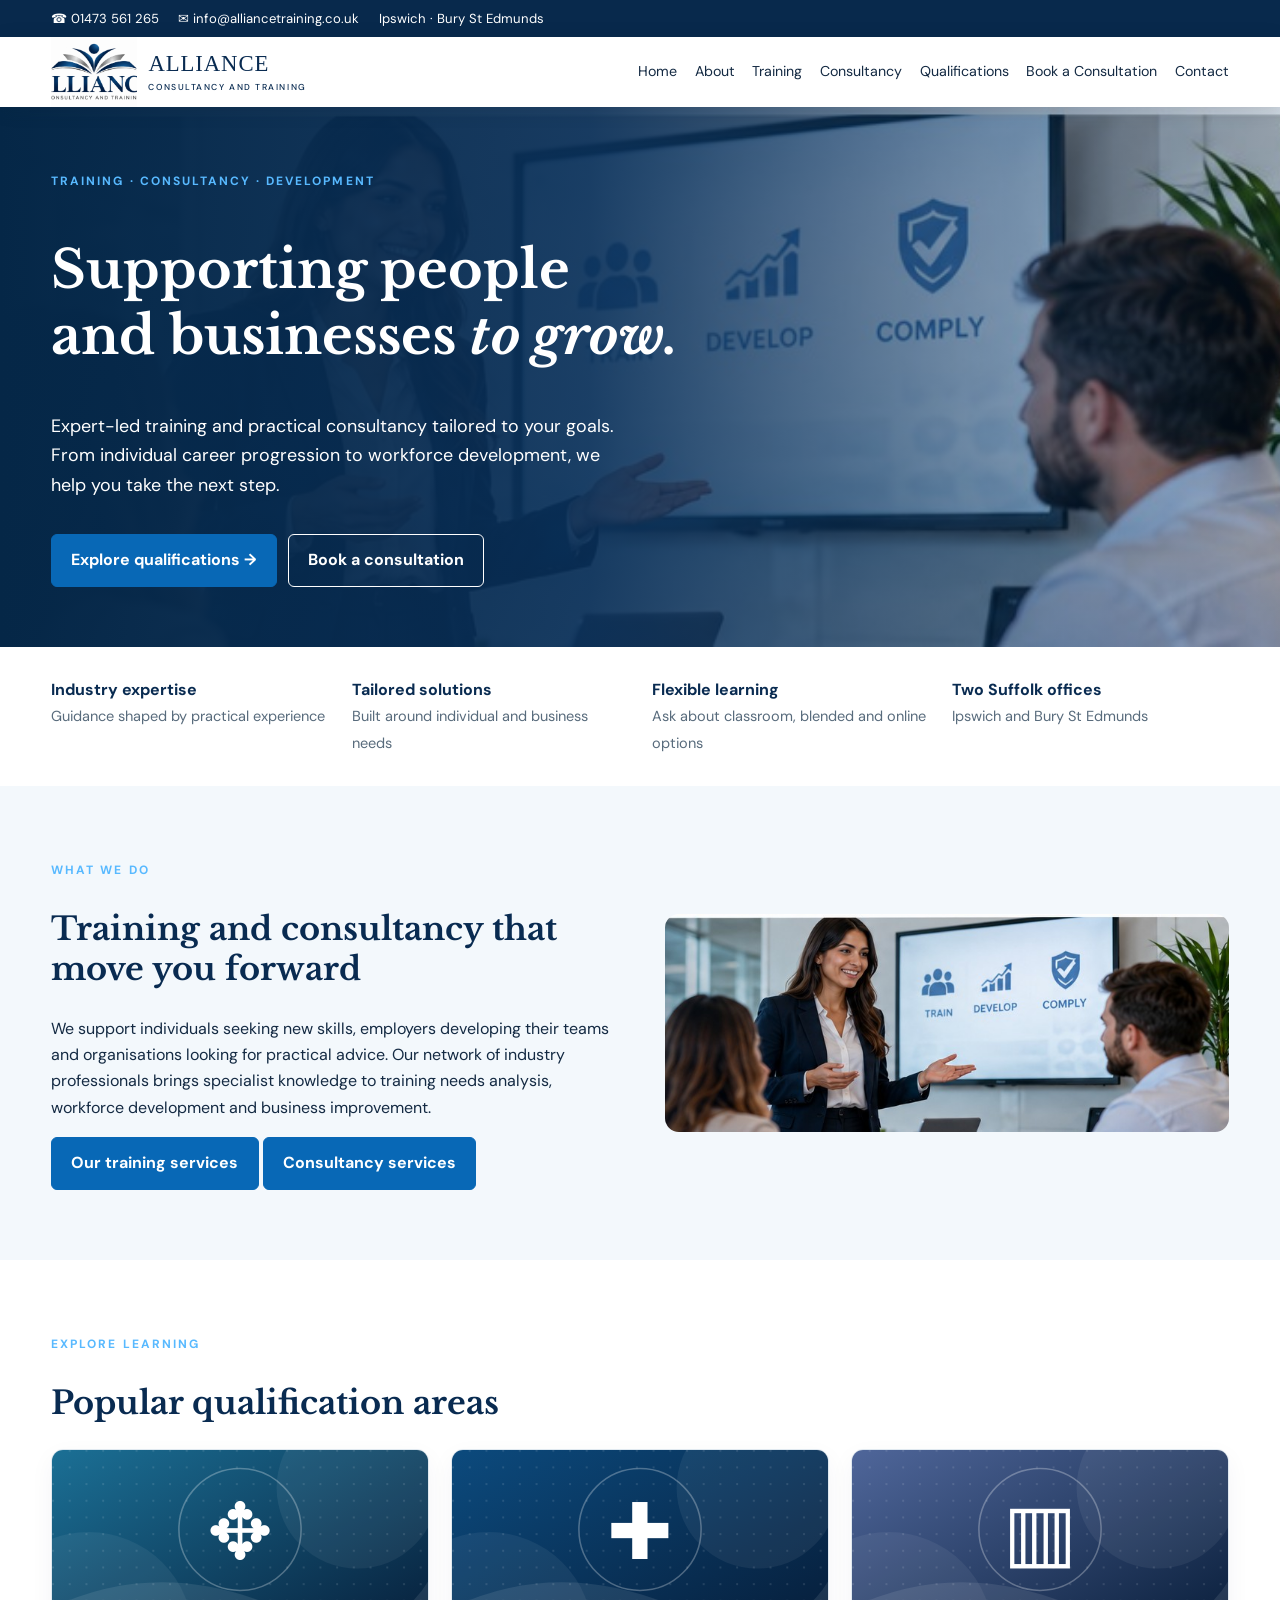
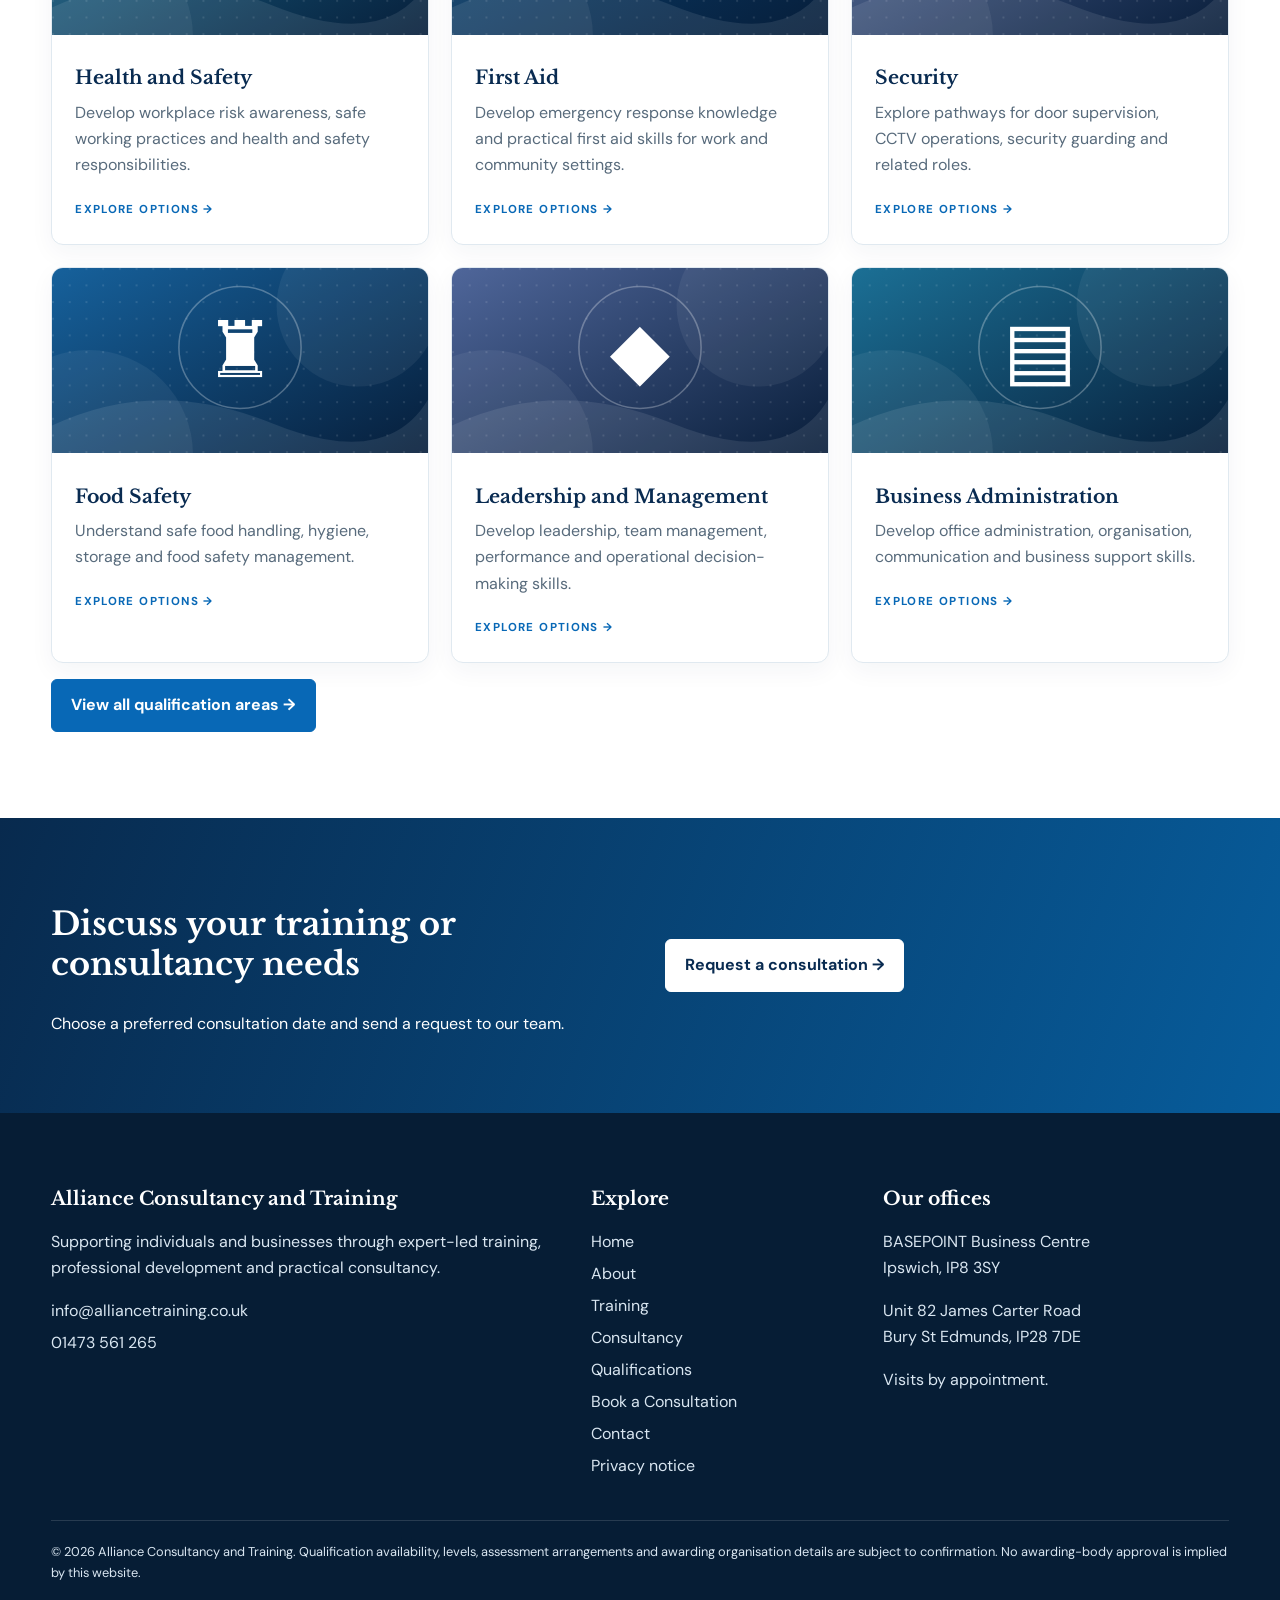
<file: index.html>
<!doctype html><html lang="en-GB"><head><meta charset="utf-8"><meta name="viewport" content="width=device-width,initial-scale=1"><title>Home | Alliance Consultancy and Training</title><meta name="description" content="Training, professional qualifications and business consultancy in Suffolk and across the UK."><link rel="icon" href="/favicon.svg" type="image/svg+xml"><link rel="stylesheet" href="/assets/css/site.css"></head><body><div class="top"><div class="container"><a href="tel:+441473561265">☎ 01473 561 265</a><a href="mailto:info@alliancetraining.co.uk">✉ info@alliancetraining.co.uk</a><span>Ipswich · Bury St Edmunds</span></div></div><header class="nav"><div class="container"><a class="brand" href="/"><img src="/assets/images/alliance-logo.jpg" alt="Alliance logo"><span class="brandtext">ALLIANCE<small>CONSULTANCY AND TRAINING</small></span></a><button class="menu" aria-label="Toggle navigation">☰</button><nav class="links"><a href="/">Home</a><a href="/about/">About</a><a href="/training/">Training</a><a href="/consultancy/">Consultancy</a><a href="/qualifications/">Qualifications</a><a href="/book/">Book a Consultation</a><a href="/contact/">Contact</a></nav></div></header><main><section class="hero"><div class="container"><span class="eyebrow">Training · Consultancy · Development</span><h1>Supporting people<br>and businesses <em>to grow.</em></h1><p>Expert-led training and practical consultancy tailored to your goals. From individual career progression to workforce development, we help you take the next step.</p><a class="btn" href="/qualifications/">Explore qualifications →</a><a class="btn outline" href="/book/">Book a consultation</a></div></section><div class="container features"><div class="feature"><strong>Industry expertise</strong><span>Guidance shaped by practical experience</span></div><div class="feature"><strong>Tailored solutions</strong><span>Built around individual and business needs</span></div><div class="feature"><strong>Flexible learning</strong><span>Ask about classroom, blended and online options</span></div><div class="feature"><strong>Two Suffolk offices</strong><span>Ipswich and Bury St Edmunds</span></div></div><section class="section light"><div class="container split"><div><span class="eyebrow">What we do</span><h2>Training and consultancy that move you forward</h2><p>We support individuals seeking new skills, employers developing their teams and organisations looking for practical advice. Our network of industry professionals brings specialist knowledge to training needs analysis, workforce development and business improvement.</p><a class="btn" href="/training/">Our training services</a> <a class="btn" href="/consultancy/">Consultancy services</a></div><img src="/assets/images/hero-training.jpg" alt="Professional training and business development"></div></section><section class="section"><div class="container"><span class="eyebrow">Explore learning</span><h2>Popular qualification areas</h2><div class="grid"><article class="card"><img loading="lazy" src="/assets/images/qualification-23.svg" alt="Illustration for Health and Safety"><div class="card-body"><h3>Health and Safety</h3><p>Develop workplace risk awareness, safe working practices and health and safety responsibilities.</p><a class="tag" href="/qualifications/">Explore options →</a></div></article><article class="card"><img loading="lazy" src="/assets/images/qualification-19.svg" alt="Illustration for First Aid"><div class="card-body"><h3>First Aid</h3><p>Develop emergency response knowledge and practical first aid skills for work and community settings.</p><a class="tag" href="/qualifications/">Explore options →</a></div></article><article class="card"><img loading="lazy" src="/assets/images/qualification-46.svg" alt="Illustration for Security"><div class="card-body"><h3>Security</h3><p>Explore pathways for door supervision, CCTV operations, security guarding and related roles.</p><a class="tag" href="/qualifications/">Explore options →</a></div></article><article class="card"><img loading="lazy" src="/assets/images/qualification-20.svg" alt="Illustration for Food Safety"><div class="card-body"><h3>Food Safety</h3><p>Understand safe food handling, hygiene, storage and food safety management.</p><a class="tag" href="/qualifications/">Explore options →</a></div></article><article class="card"><img loading="lazy" src="/assets/images/qualification-28.svg" alt="Illustration for Leadership and Management"><div class="card-body"><h3>Leadership and Management</h3><p>Develop leadership, team management, performance and operational decision-making skills.</p><a class="tag" href="/qualifications/">Explore options →</a></div></article><article class="card"><img loading="lazy" src="/assets/images/qualification-05.svg" alt="Illustration for Business Administration"><div class="card-body"><h3>Business Administration</h3><p>Develop office administration, organisation, communication and business support skills.</p><a class="tag" href="/qualifications/">Explore options →</a></div></article></div><p><a class="btn" href="/qualifications/">View all qualification areas →</a></p></div></section><section class="banner"><div class="container split"><div><h2>Discuss your training or consultancy needs</h2><p>Choose a preferred consultation date and send a request to our team.</p></div><div><a class="btn white" href="/book/">Request a consultation →</a></div></div></section></main><footer class="footer"><div class="container"><div class="footgrid"><div><h3>Alliance Consultancy and Training</h3><p>Supporting individuals and businesses through expert-led training, professional development and practical consultancy.</p><a href="mailto:info@alliancetraining.co.uk">info@alliancetraining.co.uk</a><a href="tel:+441473561265">01473 561 265</a></div><div><h3>Explore</h3><a href="/">Home</a><a href="/about/">About</a><a href="/training/">Training</a><a href="/consultancy/">Consultancy</a><a href="/qualifications/">Qualifications</a><a href="/book/">Book a Consultation</a><a href="/contact/">Contact</a><a href="/privacy/">Privacy notice</a></div><div><h3>Our offices</h3><p>BASEPOINT Business Centre<br>Ipswich, IP8 3SY</p><p>Unit 82 James Carter Road<br>Bury St Edmunds, IP28 7DE</p><p>Visits by appointment.</p></div></div><div class="legal">© 2026 Alliance Consultancy and Training. Qualification availability, levels, assessment arrangements and awarding organisation details are subject to confirmation. No awarding-body approval is implied by this website.</div></div></footer><script src="/assets/js/site.js" defer></script></body></html>
</file>
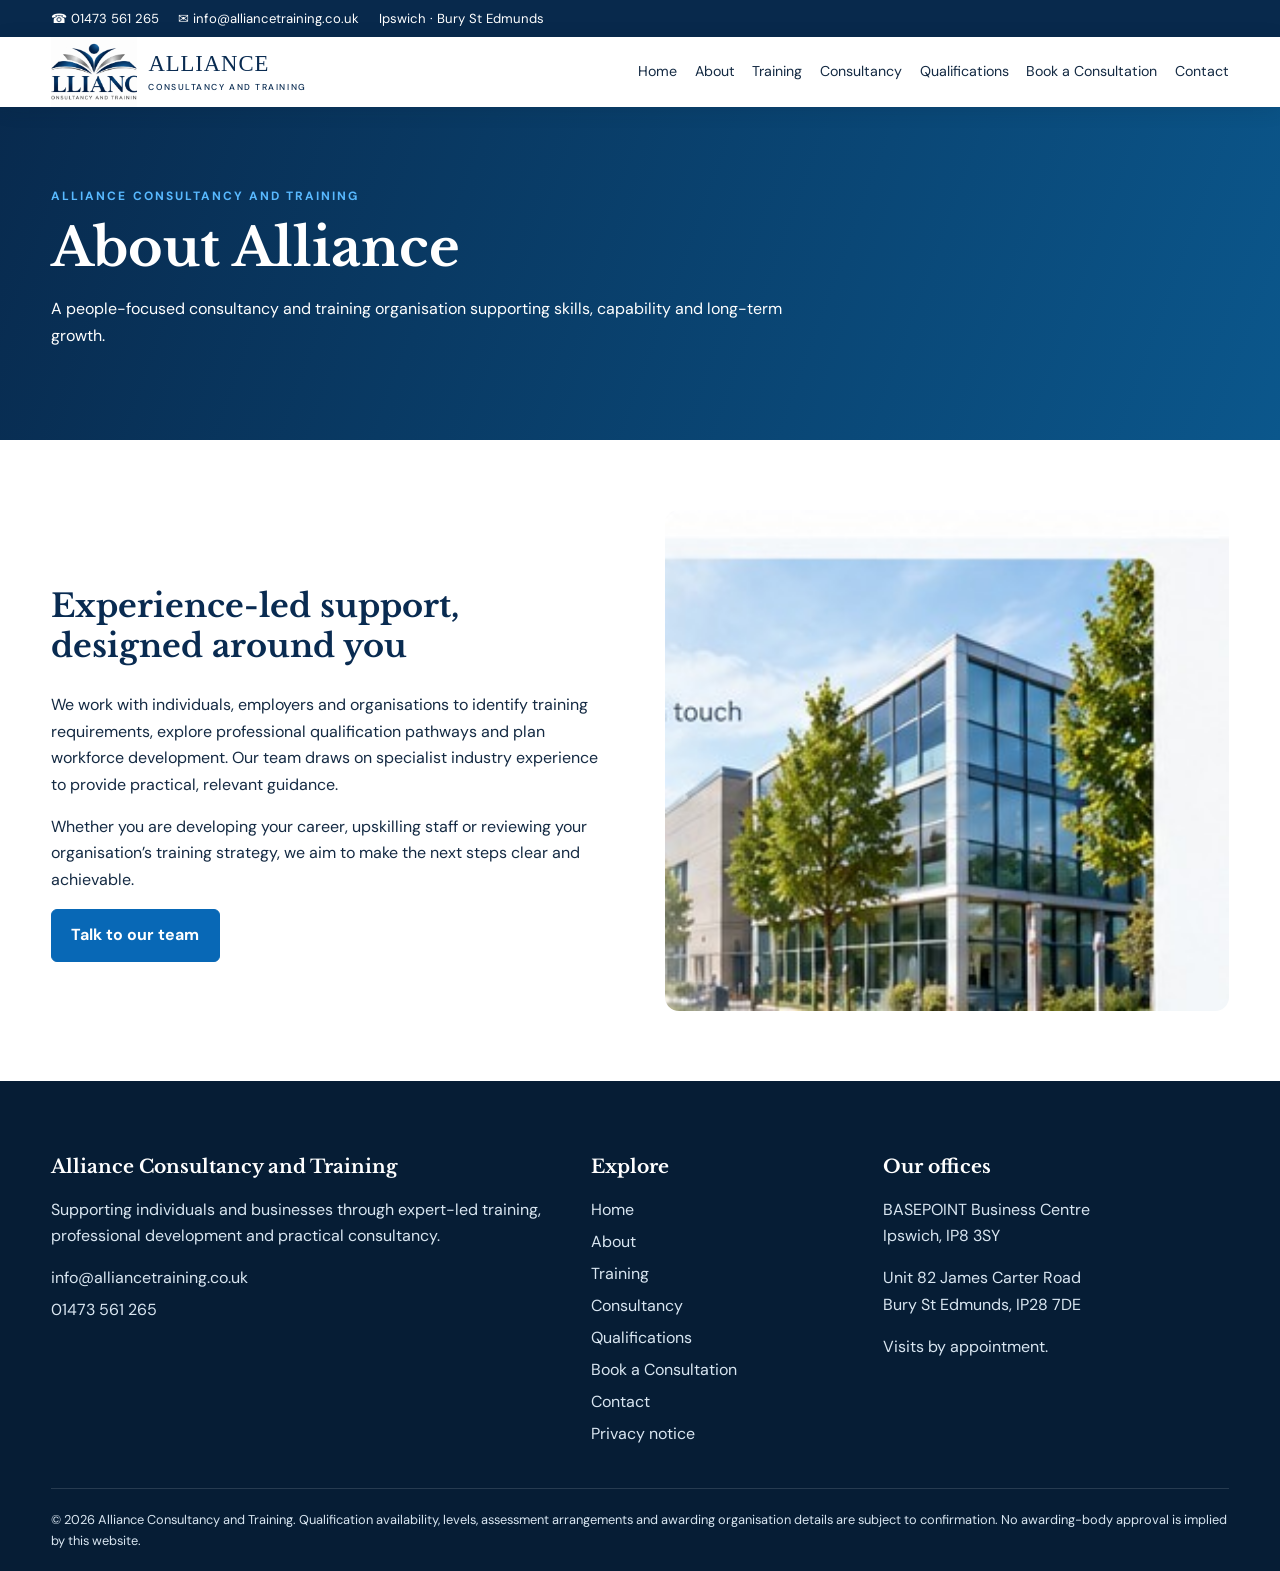
<file: about/index.html>
<!doctype html><html lang="en-GB"><head><meta charset="utf-8"><meta name="viewport" content="width=device-width,initial-scale=1"><title>About Us | Alliance Consultancy and Training</title><meta name="description" content="Training, professional qualifications and business consultancy in Suffolk and across the UK."><link rel="icon" href="/favicon.svg" type="image/svg+xml"><link rel="stylesheet" href="/assets/css/site.css"></head><body><div class="top"><div class="container"><a href="tel:+441473561265">☎ 01473 561 265</a><a href="mailto:info@alliancetraining.co.uk">✉ info@alliancetraining.co.uk</a><span>Ipswich · Bury St Edmunds</span></div></div><header class="nav"><div class="container"><a class="brand" href="/"><img src="/assets/images/alliance-logo.jpg" alt="Alliance logo"><span class="brandtext">ALLIANCE<small>CONSULTANCY AND TRAINING</small></span></a><button class="menu" aria-label="Toggle navigation">☰</button><nav class="links"><a href="/">Home</a><a href="/about/">About</a><a href="/training/">Training</a><a href="/consultancy/">Consultancy</a><a href="/qualifications/">Qualifications</a><a href="/book/">Book a Consultation</a><a href="/contact/">Contact</a></nav></div></header><main><section class="pagehero"><div class="container"><span class="eyebrow">Alliance Consultancy and Training</span><h1>About Alliance</h1><p>A people-focused consultancy and training organisation supporting skills, capability and long-term growth.</p></div></section><section class="section"><div class="container split"><div><h2>Experience-led support, designed around you</h2><p>We work with individuals, employers and organisations to identify training requirements, explore professional qualification pathways and plan workforce development. Our team draws on specialist industry experience to provide practical, relevant guidance.</p><p>Whether you are developing your career, upskilling staff or reviewing your organisation’s training strategy, we aim to make the next steps clear and achievable.</p><a class="btn" href="/book/">Talk to our team</a></div><img src="/assets/images/office.jpg" alt="Modern business environment"></div></section></main><footer class="footer"><div class="container"><div class="footgrid"><div><h3>Alliance Consultancy and Training</h3><p>Supporting individuals and businesses through expert-led training, professional development and practical consultancy.</p><a href="mailto:info@alliancetraining.co.uk">info@alliancetraining.co.uk</a><a href="tel:+441473561265">01473 561 265</a></div><div><h3>Explore</h3><a href="/">Home</a><a href="/about/">About</a><a href="/training/">Training</a><a href="/consultancy/">Consultancy</a><a href="/qualifications/">Qualifications</a><a href="/book/">Book a Consultation</a><a href="/contact/">Contact</a><a href="/privacy/">Privacy notice</a></div><div><h3>Our offices</h3><p>BASEPOINT Business Centre<br>Ipswich, IP8 3SY</p><p>Unit 82 James Carter Road<br>Bury St Edmunds, IP28 7DE</p><p>Visits by appointment.</p></div></div><div class="legal">© 2026 Alliance Consultancy and Training. Qualification availability, levels, assessment arrangements and awarding organisation details are subject to confirmation. No awarding-body approval is implied by this website.</div></div></footer><script src="/assets/js/site.js" defer></script></body></html>
</file>
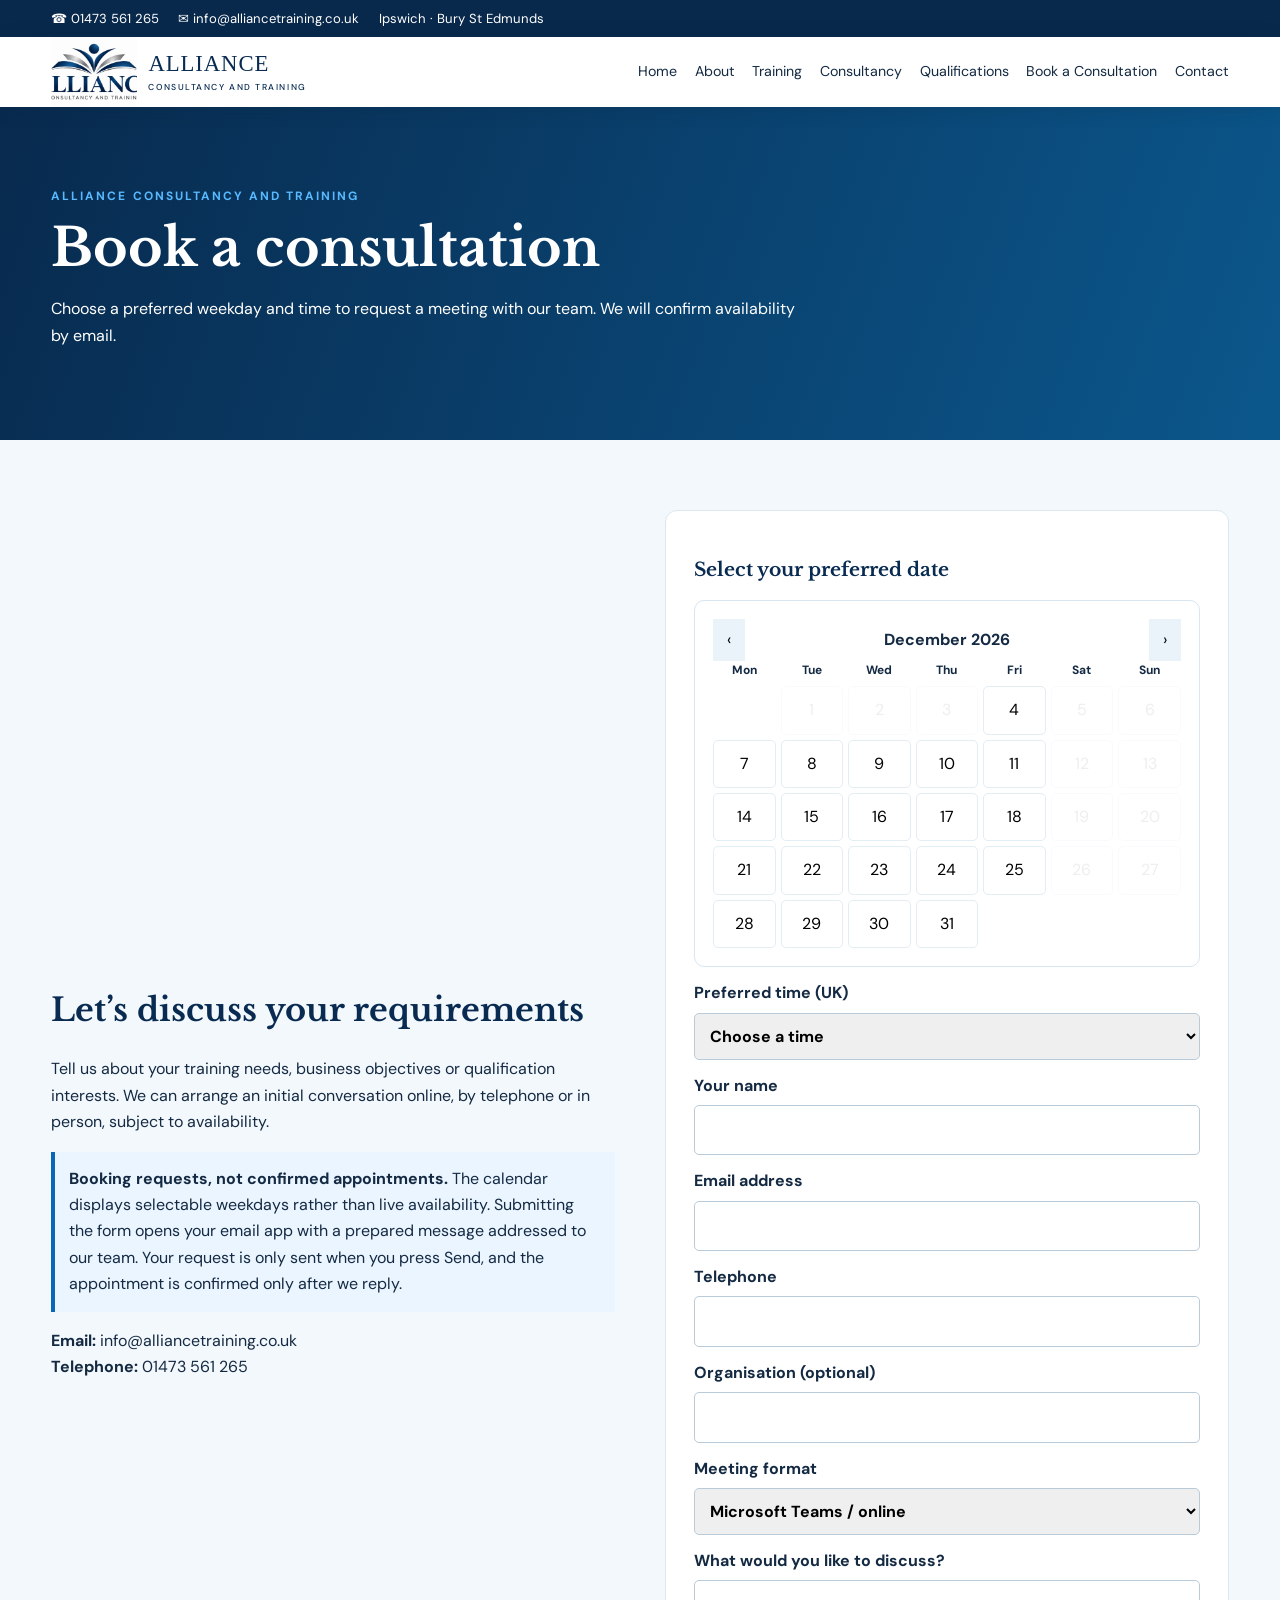
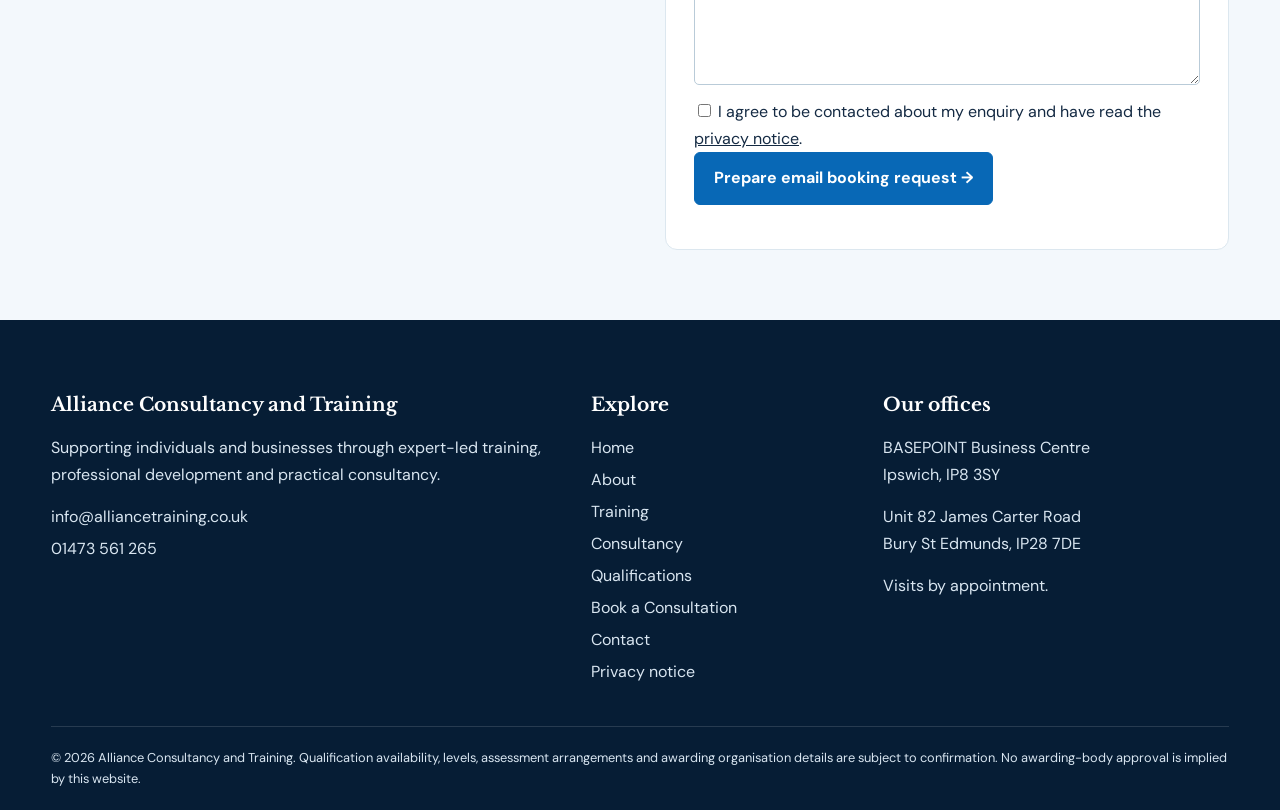
<file: book/index.html>
<!doctype html><html lang="en-GB"><head><meta charset="utf-8"><meta name="viewport" content="width=device-width,initial-scale=1"><title>Book a Consultation | Alliance Consultancy and Training</title><meta name="description" content="Training, professional qualifications and business consultancy in Suffolk and across the UK."><link rel="icon" href="/favicon.svg" type="image/svg+xml"><link rel="stylesheet" href="/assets/css/site.css"></head><body><div class="top"><div class="container"><a href="tel:+441473561265">☎ 01473 561 265</a><a href="mailto:info@alliancetraining.co.uk">✉ info@alliancetraining.co.uk</a><span>Ipswich · Bury St Edmunds</span></div></div><header class="nav"><div class="container"><a class="brand" href="/"><img src="/assets/images/alliance-logo.jpg" alt="Alliance logo"><span class="brandtext">ALLIANCE<small>CONSULTANCY AND TRAINING</small></span></a><button class="menu" aria-label="Toggle navigation">☰</button><nav class="links"><a href="/">Home</a><a href="/about/">About</a><a href="/training/">Training</a><a href="/consultancy/">Consultancy</a><a href="/qualifications/">Qualifications</a><a href="/book/">Book a Consultation</a><a href="/contact/">Contact</a></nav></div></header><main><section class="pagehero"><div class="container"><span class="eyebrow">Alliance Consultancy and Training</span><h1>Book a consultation</h1><p>Choose a preferred weekday and time to request a meeting with our team. We will confirm availability by email.</p></div></section><section class="section light"><div class="container split"><div><h2>Let’s discuss your requirements</h2><p>Tell us about your training needs, business objectives or qualification interests. We can arrange an initial conversation online, by telephone or in person, subject to availability.</p><div class="notice"><strong>Booking requests, not confirmed appointments.</strong> The calendar displays selectable weekdays rather than live availability. Submitting the form opens your email app with a prepared message addressed to our team. Your request is only sent when you press Send, and the appointment is confirmed only after we reply.</div><p><strong>Email:</strong> info@alliancetraining.co.uk<br><strong>Telephone:</strong> 01473 561 265</p></div><div class="form"><form id="bookingForm"><h3>Select your preferred date</h3><div class="calendar" id="calendar"><div class="calhead"><button type="button" id="prevMonth" aria-label="Previous month">‹</button><strong id="monthLabel"></strong><button type="button" id="nextMonth" aria-label="Next month">›</button></div><div class="days" id="days"></div></div><input id="appointmentDate" name="date" type="hidden" required><label>Preferred time (UK)<select name="time" required><option value="">Choose a time</option><option>09:00</option><option>10:00</option><option>11:00</option><option>12:00</option><option>14:00</option><option>15:00</option><option>16:00</option></select></label><label>Your name<input name="name" required maxlength="100"></label><label>Email address<input type="email" name="email" required></label><label>Telephone<input type="tel" name="phone" required></label><label>Organisation (optional)<input name="organisation"></label><label>Meeting format<select name="meeting"><option>Microsoft Teams / online</option><option>Telephone</option><option>In person (subject to confirmation)</option></select></label><label>What would you like to discuss?<textarea name="details" required></textarea></label><label style="font-weight:400"><input type="checkbox" required style="width:auto;display:inline"> I agree to be contacted about my enquiry and have read the <a href="/privacy/" style="text-decoration:underline">privacy notice</a>.</label><button class="btn" type="submit">Prepare email booking request →</button><p id="bookingNotice" role="status"></p></form></div></div></section></main><footer class="footer"><div class="container"><div class="footgrid"><div><h3>Alliance Consultancy and Training</h3><p>Supporting individuals and businesses through expert-led training, professional development and practical consultancy.</p><a href="mailto:info@alliancetraining.co.uk">info@alliancetraining.co.uk</a><a href="tel:+441473561265">01473 561 265</a></div><div><h3>Explore</h3><a href="/">Home</a><a href="/about/">About</a><a href="/training/">Training</a><a href="/consultancy/">Consultancy</a><a href="/qualifications/">Qualifications</a><a href="/book/">Book a Consultation</a><a href="/contact/">Contact</a><a href="/privacy/">Privacy notice</a></div><div><h3>Our offices</h3><p>BASEPOINT Business Centre<br>Ipswich, IP8 3SY</p><p>Unit 82 James Carter Road<br>Bury St Edmunds, IP28 7DE</p><p>Visits by appointment.</p></div></div><div class="legal">© 2026 Alliance Consultancy and Training. Qualification availability, levels, assessment arrangements and awarding organisation details are subject to confirmation. No awarding-body approval is implied by this website.</div></div></footer><script src="/assets/js/site.js" defer></script></body></html>
</file>
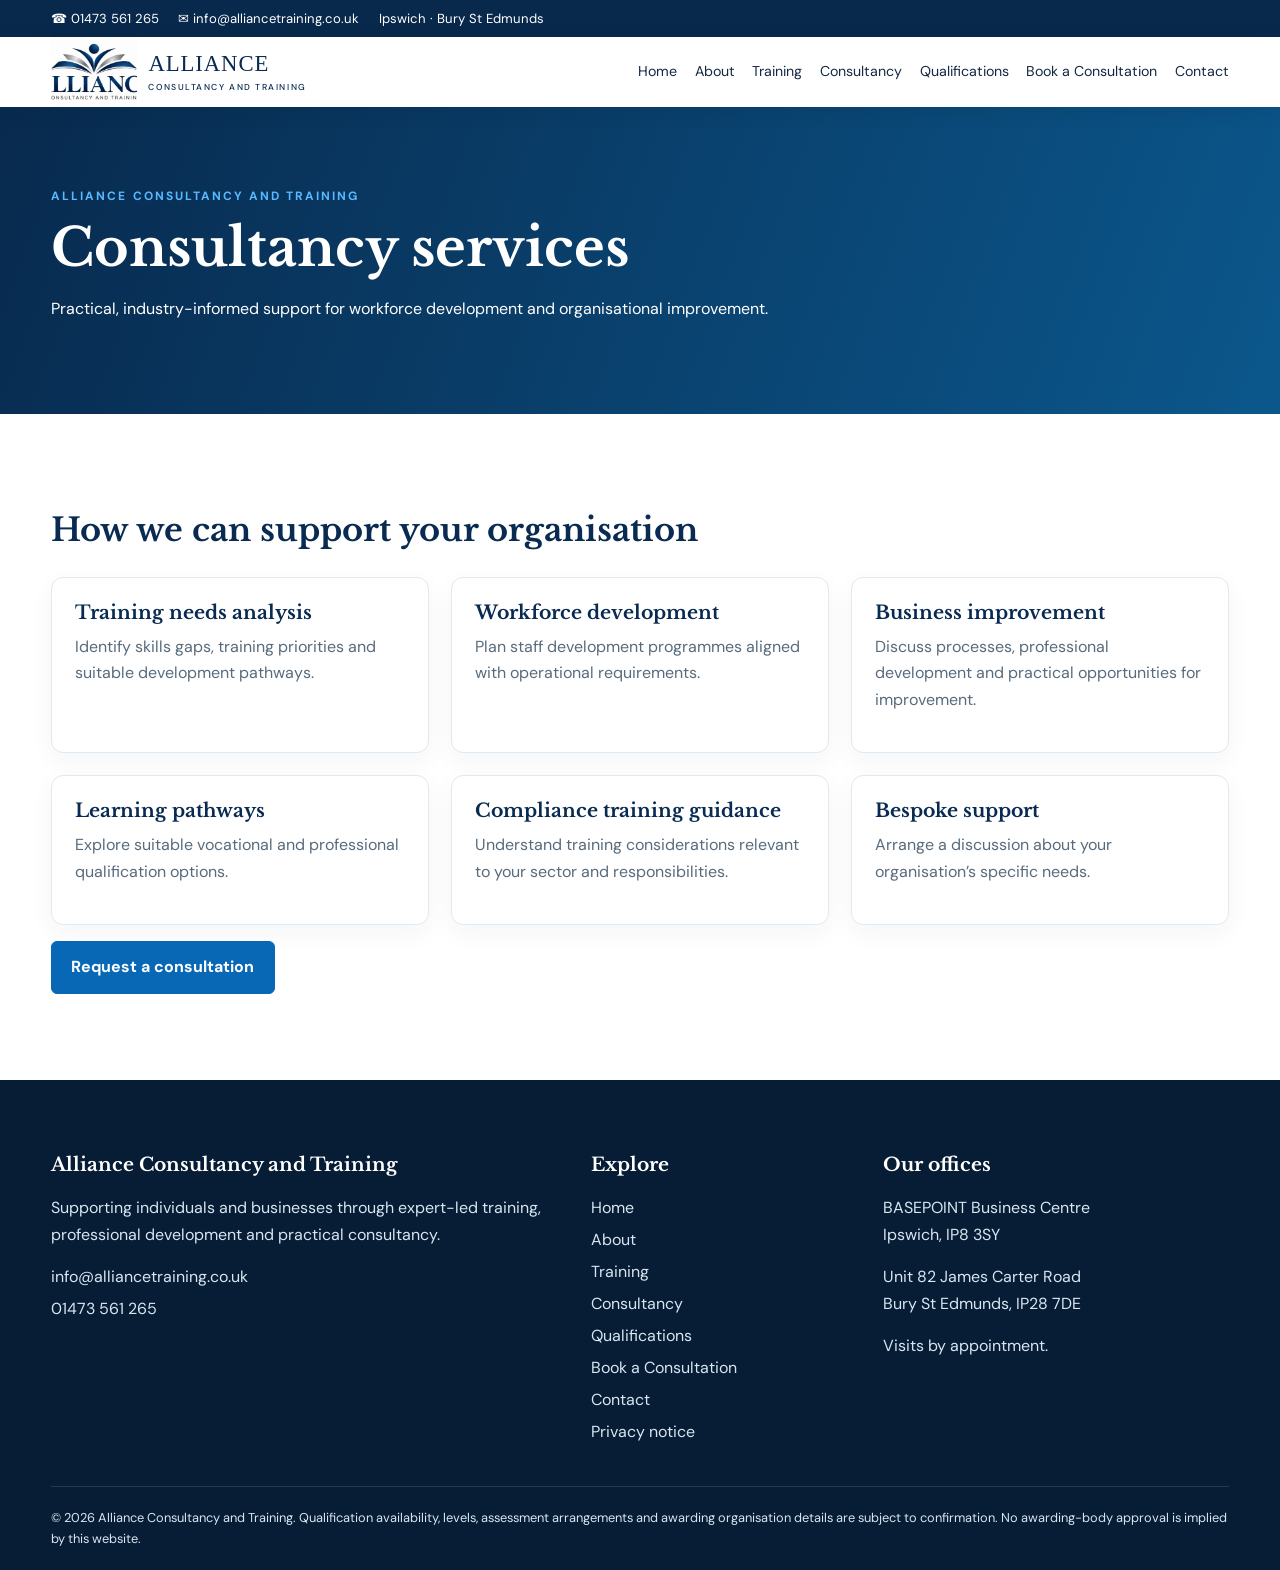
<file: consultancy/index.html>
<!doctype html><html lang="en-GB"><head><meta charset="utf-8"><meta name="viewport" content="width=device-width,initial-scale=1"><title>Consultancy Services | Alliance Consultancy and Training</title><meta name="description" content="Training, professional qualifications and business consultancy in Suffolk and across the UK."><link rel="icon" href="/favicon.svg" type="image/svg+xml"><link rel="stylesheet" href="/assets/css/site.css"></head><body><div class="top"><div class="container"><a href="tel:+441473561265">☎ 01473 561 265</a><a href="mailto:info@alliancetraining.co.uk">✉ info@alliancetraining.co.uk</a><span>Ipswich · Bury St Edmunds</span></div></div><header class="nav"><div class="container"><a class="brand" href="/"><img src="/assets/images/alliance-logo.jpg" alt="Alliance logo"><span class="brandtext">ALLIANCE<small>CONSULTANCY AND TRAINING</small></span></a><button class="menu" aria-label="Toggle navigation">☰</button><nav class="links"><a href="/">Home</a><a href="/about/">About</a><a href="/training/">Training</a><a href="/consultancy/">Consultancy</a><a href="/qualifications/">Qualifications</a><a href="/book/">Book a Consultation</a><a href="/contact/">Contact</a></nav></div></header><main><section class="pagehero"><div class="container"><span class="eyebrow">Alliance Consultancy and Training</span><h1>Consultancy services</h1><p>Practical, industry-informed support for workforce development and organisational improvement.</p></div></section><section class="section"><div class="container"><h2>How we can support your organisation</h2><div class="grid"><div class="card card-body"><h3>Training needs analysis</h3><p>Identify skills gaps, training priorities and suitable development pathways.</p></div><div class="card card-body"><h3>Workforce development</h3><p>Plan staff development programmes aligned with operational requirements.</p></div><div class="card card-body"><h3>Business improvement</h3><p>Discuss processes, professional development and practical opportunities for improvement.</p></div><div class="card card-body"><h3>Learning pathways</h3><p>Explore suitable vocational and professional qualification options.</p></div><div class="card card-body"><h3>Compliance training guidance</h3><p>Understand training considerations relevant to your sector and responsibilities.</p></div><div class="card card-body"><h3>Bespoke support</h3><p>Arrange a discussion about your organisation’s specific needs.</p></div></div><p><a class="btn" href="/book/">Request a consultation</a></p></div></section></main><footer class="footer"><div class="container"><div class="footgrid"><div><h3>Alliance Consultancy and Training</h3><p>Supporting individuals and businesses through expert-led training, professional development and practical consultancy.</p><a href="mailto:info@alliancetraining.co.uk">info@alliancetraining.co.uk</a><a href="tel:+441473561265">01473 561 265</a></div><div><h3>Explore</h3><a href="/">Home</a><a href="/about/">About</a><a href="/training/">Training</a><a href="/consultancy/">Consultancy</a><a href="/qualifications/">Qualifications</a><a href="/book/">Book a Consultation</a><a href="/contact/">Contact</a><a href="/privacy/">Privacy notice</a></div><div><h3>Our offices</h3><p>BASEPOINT Business Centre<br>Ipswich, IP8 3SY</p><p>Unit 82 James Carter Road<br>Bury St Edmunds, IP28 7DE</p><p>Visits by appointment.</p></div></div><div class="legal">© 2026 Alliance Consultancy and Training. Qualification availability, levels, assessment arrangements and awarding organisation details are subject to confirmation. No awarding-body approval is implied by this website.</div></div></footer><script src="/assets/js/site.js" defer></script></body></html>
</file>
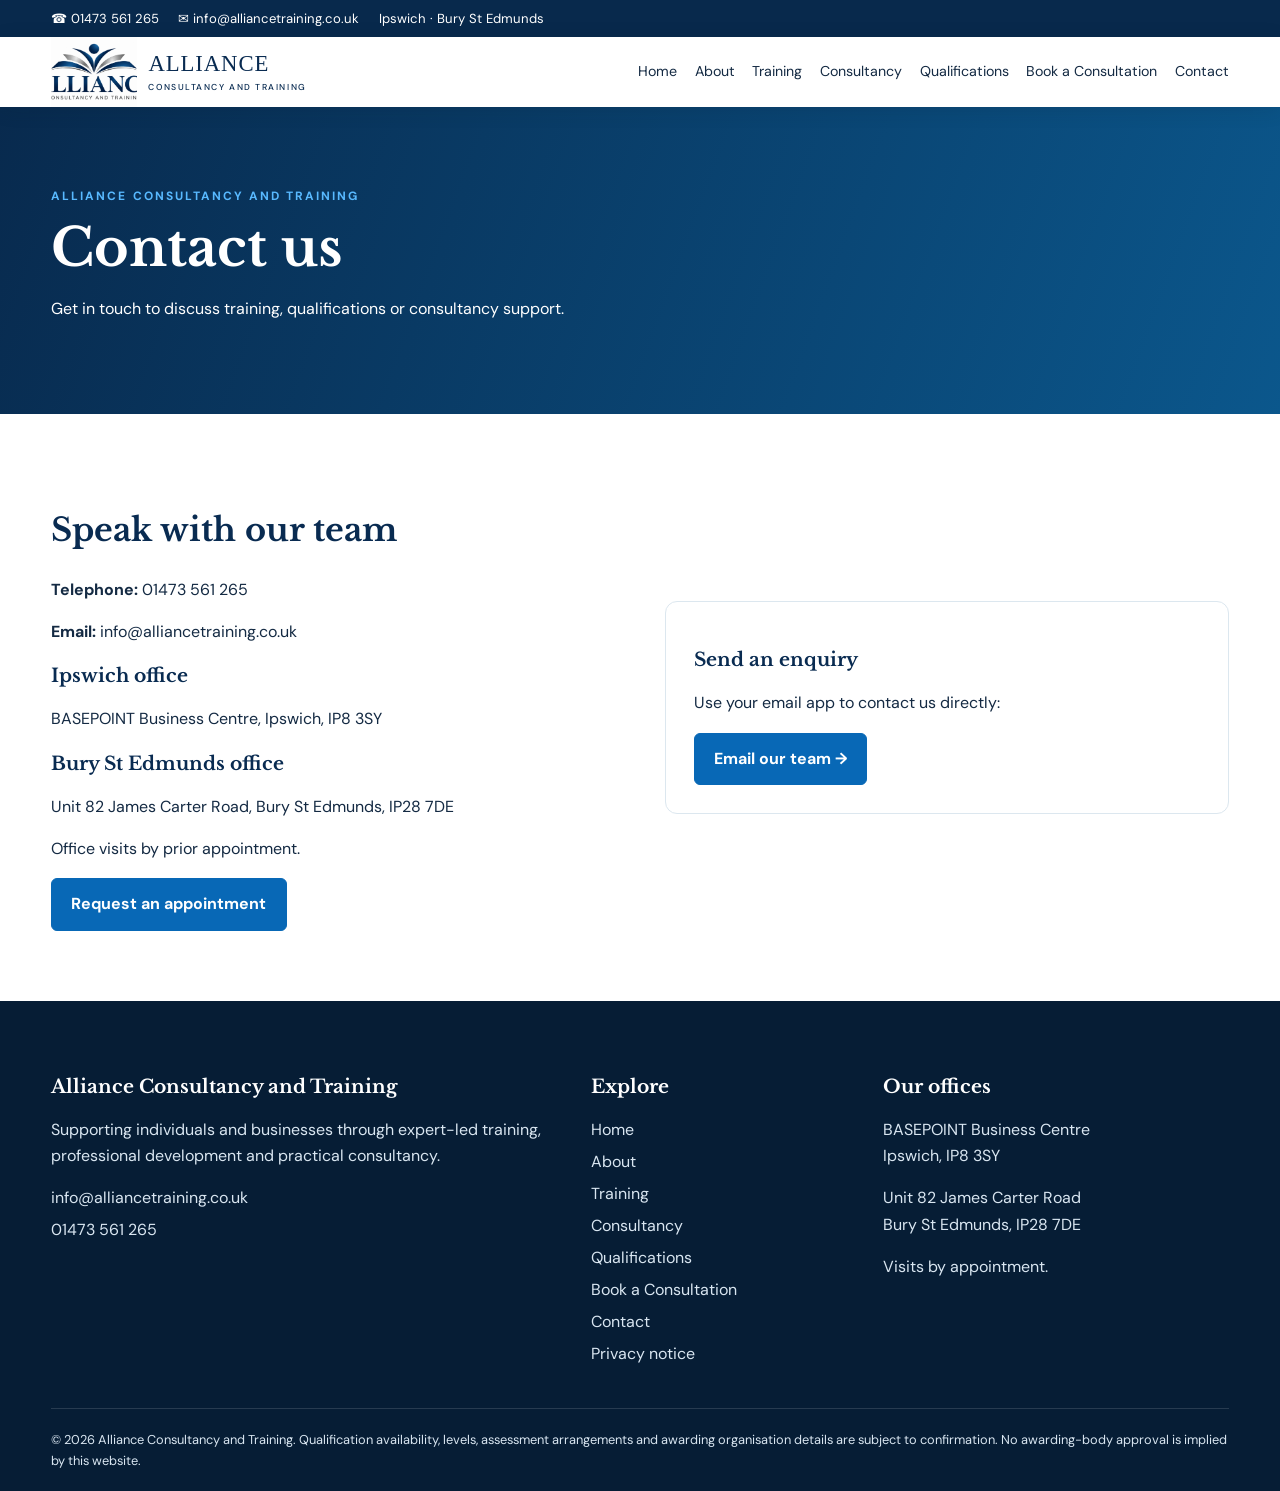
<file: contact/index.html>
<!doctype html><html lang="en-GB"><head><meta charset="utf-8"><meta name="viewport" content="width=device-width,initial-scale=1"><title>Contact Us | Alliance Consultancy and Training</title><meta name="description" content="Training, professional qualifications and business consultancy in Suffolk and across the UK."><link rel="icon" href="/favicon.svg" type="image/svg+xml"><link rel="stylesheet" href="/assets/css/site.css"></head><body><div class="top"><div class="container"><a href="tel:+441473561265">☎ 01473 561 265</a><a href="mailto:info@alliancetraining.co.uk">✉ info@alliancetraining.co.uk</a><span>Ipswich · Bury St Edmunds</span></div></div><header class="nav"><div class="container"><a class="brand" href="/"><img src="/assets/images/alliance-logo.jpg" alt="Alliance logo"><span class="brandtext">ALLIANCE<small>CONSULTANCY AND TRAINING</small></span></a><button class="menu" aria-label="Toggle navigation">☰</button><nav class="links"><a href="/">Home</a><a href="/about/">About</a><a href="/training/">Training</a><a href="/consultancy/">Consultancy</a><a href="/qualifications/">Qualifications</a><a href="/book/">Book a Consultation</a><a href="/contact/">Contact</a></nav></div></header><main><section class="pagehero"><div class="container"><span class="eyebrow">Alliance Consultancy and Training</span><h1>Contact us</h1><p>Get in touch to discuss training, qualifications or consultancy support.</p></div></section><section class="section"><div class="container split"><div><h2>Speak with our team</h2><p><strong>Telephone:</strong> <a href="tel:+441473561265">01473 561 265</a></p><p><strong>Email:</strong> <a href="mailto:info@alliancetraining.co.uk">info@alliancetraining.co.uk</a></p><h3>Ipswich office</h3><p>BASEPOINT Business Centre, Ipswich, IP8 3SY</p><h3>Bury St Edmunds office</h3><p>Unit 82 James Carter Road, Bury St Edmunds, IP28 7DE</p><p>Office visits by prior appointment.</p><a class="btn" href="/book/">Request an appointment</a></div><div class="form"><h3>Send an enquiry</h3><p>Use your email app to contact us directly:</p><a class="btn" href="mailto:info@alliancetraining.co.uk?subject=Training%20or%20Consultancy%20Enquiry">Email our team →</a></div></div></section></main><footer class="footer"><div class="container"><div class="footgrid"><div><h3>Alliance Consultancy and Training</h3><p>Supporting individuals and businesses through expert-led training, professional development and practical consultancy.</p><a href="mailto:info@alliancetraining.co.uk">info@alliancetraining.co.uk</a><a href="tel:+441473561265">01473 561 265</a></div><div><h3>Explore</h3><a href="/">Home</a><a href="/about/">About</a><a href="/training/">Training</a><a href="/consultancy/">Consultancy</a><a href="/qualifications/">Qualifications</a><a href="/book/">Book a Consultation</a><a href="/contact/">Contact</a><a href="/privacy/">Privacy notice</a></div><div><h3>Our offices</h3><p>BASEPOINT Business Centre<br>Ipswich, IP8 3SY</p><p>Unit 82 James Carter Road<br>Bury St Edmunds, IP28 7DE</p><p>Visits by appointment.</p></div></div><div class="legal">© 2026 Alliance Consultancy and Training. Qualification availability, levels, assessment arrangements and awarding organisation details are subject to confirmation. No awarding-body approval is implied by this website.</div></div></footer><script src="/assets/js/site.js" defer></script></body></html>
</file>
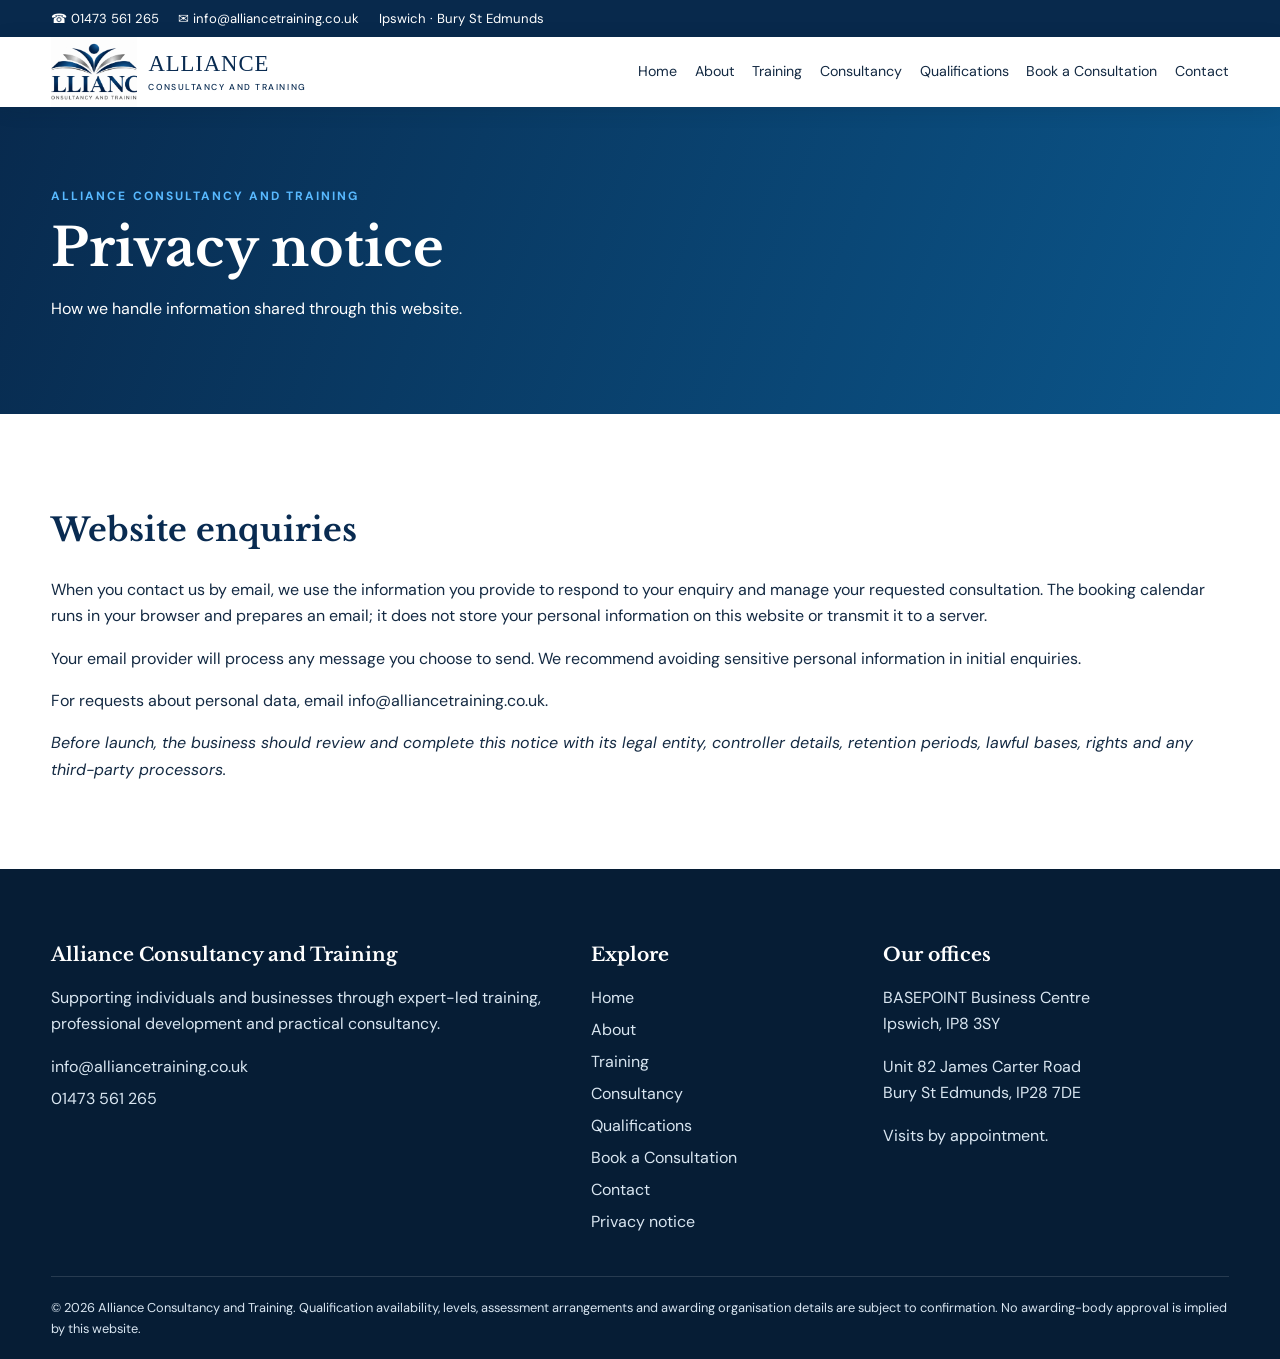
<file: privacy/index.html>
<!doctype html><html lang="en-GB"><head><meta charset="utf-8"><meta name="viewport" content="width=device-width,initial-scale=1"><title>Privacy Notice | Alliance Consultancy and Training</title><meta name="description" content="Training, professional qualifications and business consultancy in Suffolk and across the UK."><link rel="icon" href="/favicon.svg" type="image/svg+xml"><link rel="stylesheet" href="/assets/css/site.css"></head><body><div class="top"><div class="container"><a href="tel:+441473561265">☎ 01473 561 265</a><a href="mailto:info@alliancetraining.co.uk">✉ info@alliancetraining.co.uk</a><span>Ipswich · Bury St Edmunds</span></div></div><header class="nav"><div class="container"><a class="brand" href="/"><img src="/assets/images/alliance-logo.jpg" alt="Alliance logo"><span class="brandtext">ALLIANCE<small>CONSULTANCY AND TRAINING</small></span></a><button class="menu" aria-label="Toggle navigation">☰</button><nav class="links"><a href="/">Home</a><a href="/about/">About</a><a href="/training/">Training</a><a href="/consultancy/">Consultancy</a><a href="/qualifications/">Qualifications</a><a href="/book/">Book a Consultation</a><a href="/contact/">Contact</a></nav></div></header><main><section class="pagehero"><div class="container"><span class="eyebrow">Alliance Consultancy and Training</span><h1>Privacy notice</h1><p>How we handle information shared through this website.</p></div></section><section class="section"><div class="container"><h2>Website enquiries</h2><p>When you contact us by email, we use the information you provide to respond to your enquiry and manage your requested consultation. The booking calendar runs in your browser and prepares an email; it does not store your personal information on this website or transmit it to a server.</p><p>Your email provider will process any message you choose to send. We recommend avoiding sensitive personal information in initial enquiries.</p><p>For requests about personal data, email <a href="mailto:info@alliancetraining.co.uk">info@alliancetraining.co.uk</a>.</p><p><em>Before launch, the business should review and complete this notice with its legal entity, controller details, retention periods, lawful bases, rights and any third-party processors.</em></p></div></section></main><footer class="footer"><div class="container"><div class="footgrid"><div><h3>Alliance Consultancy and Training</h3><p>Supporting individuals and businesses through expert-led training, professional development and practical consultancy.</p><a href="mailto:info@alliancetraining.co.uk">info@alliancetraining.co.uk</a><a href="tel:+441473561265">01473 561 265</a></div><div><h3>Explore</h3><a href="/">Home</a><a href="/about/">About</a><a href="/training/">Training</a><a href="/consultancy/">Consultancy</a><a href="/qualifications/">Qualifications</a><a href="/book/">Book a Consultation</a><a href="/contact/">Contact</a><a href="/privacy/">Privacy notice</a></div><div><h3>Our offices</h3><p>BASEPOINT Business Centre<br>Ipswich, IP8 3SY</p><p>Unit 82 James Carter Road<br>Bury St Edmunds, IP28 7DE</p><p>Visits by appointment.</p></div></div><div class="legal">© 2026 Alliance Consultancy and Training. Qualification availability, levels, assessment arrangements and awarding organisation details are subject to confirmation. No awarding-body approval is implied by this website.</div></div></footer><script src="/assets/js/site.js" defer></script></body></html>
</file>
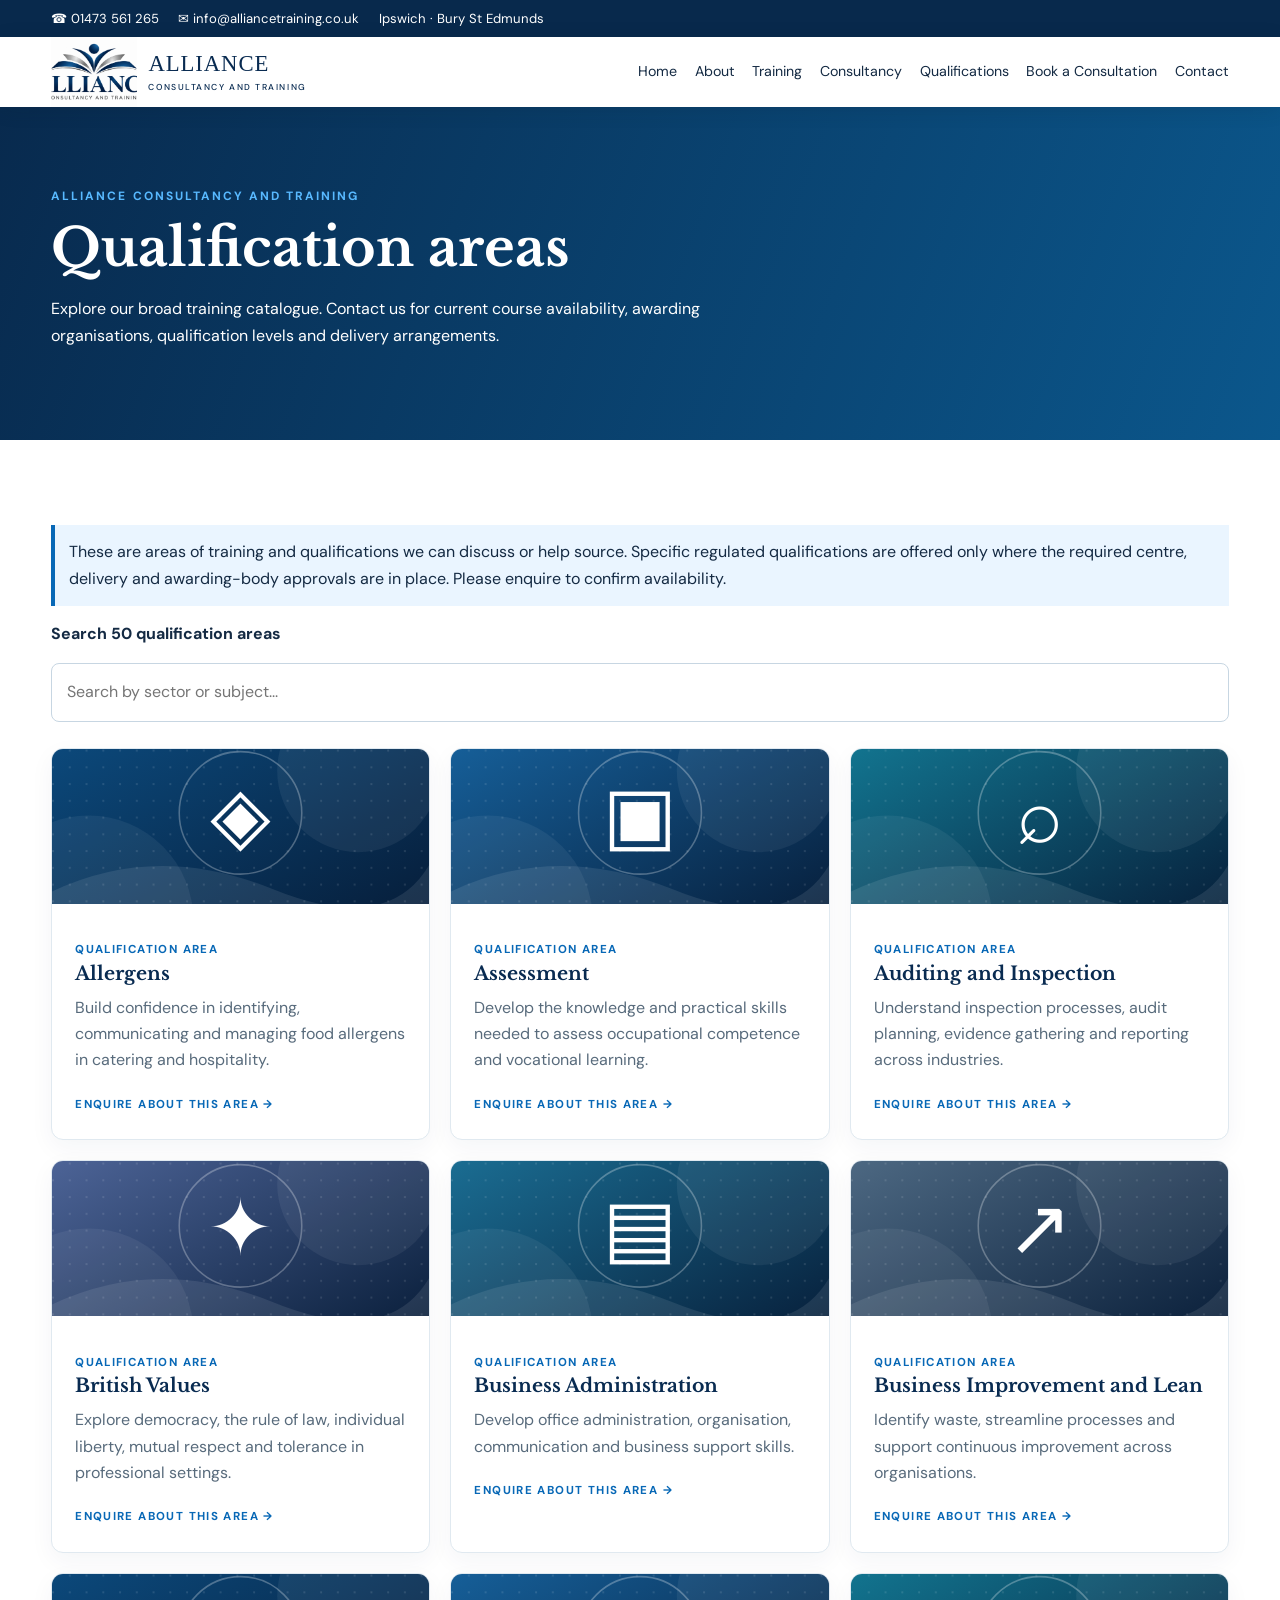
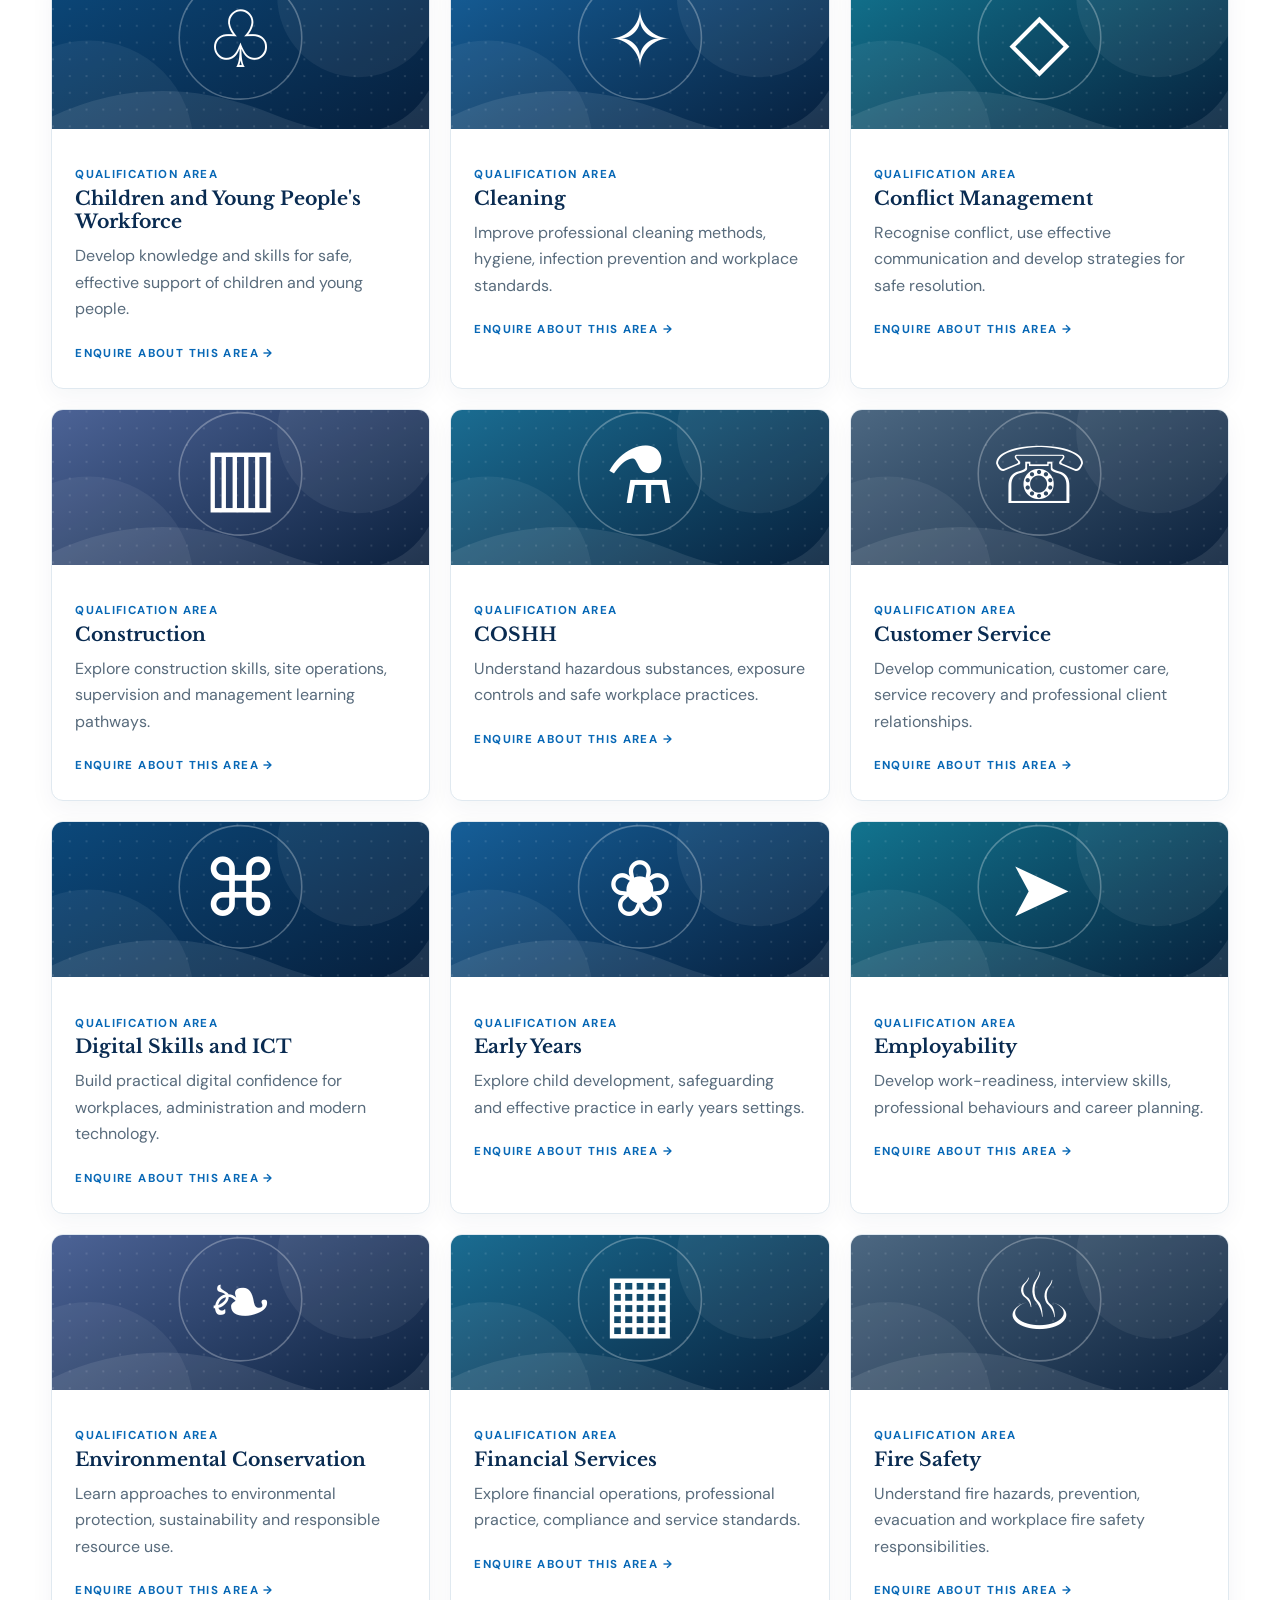
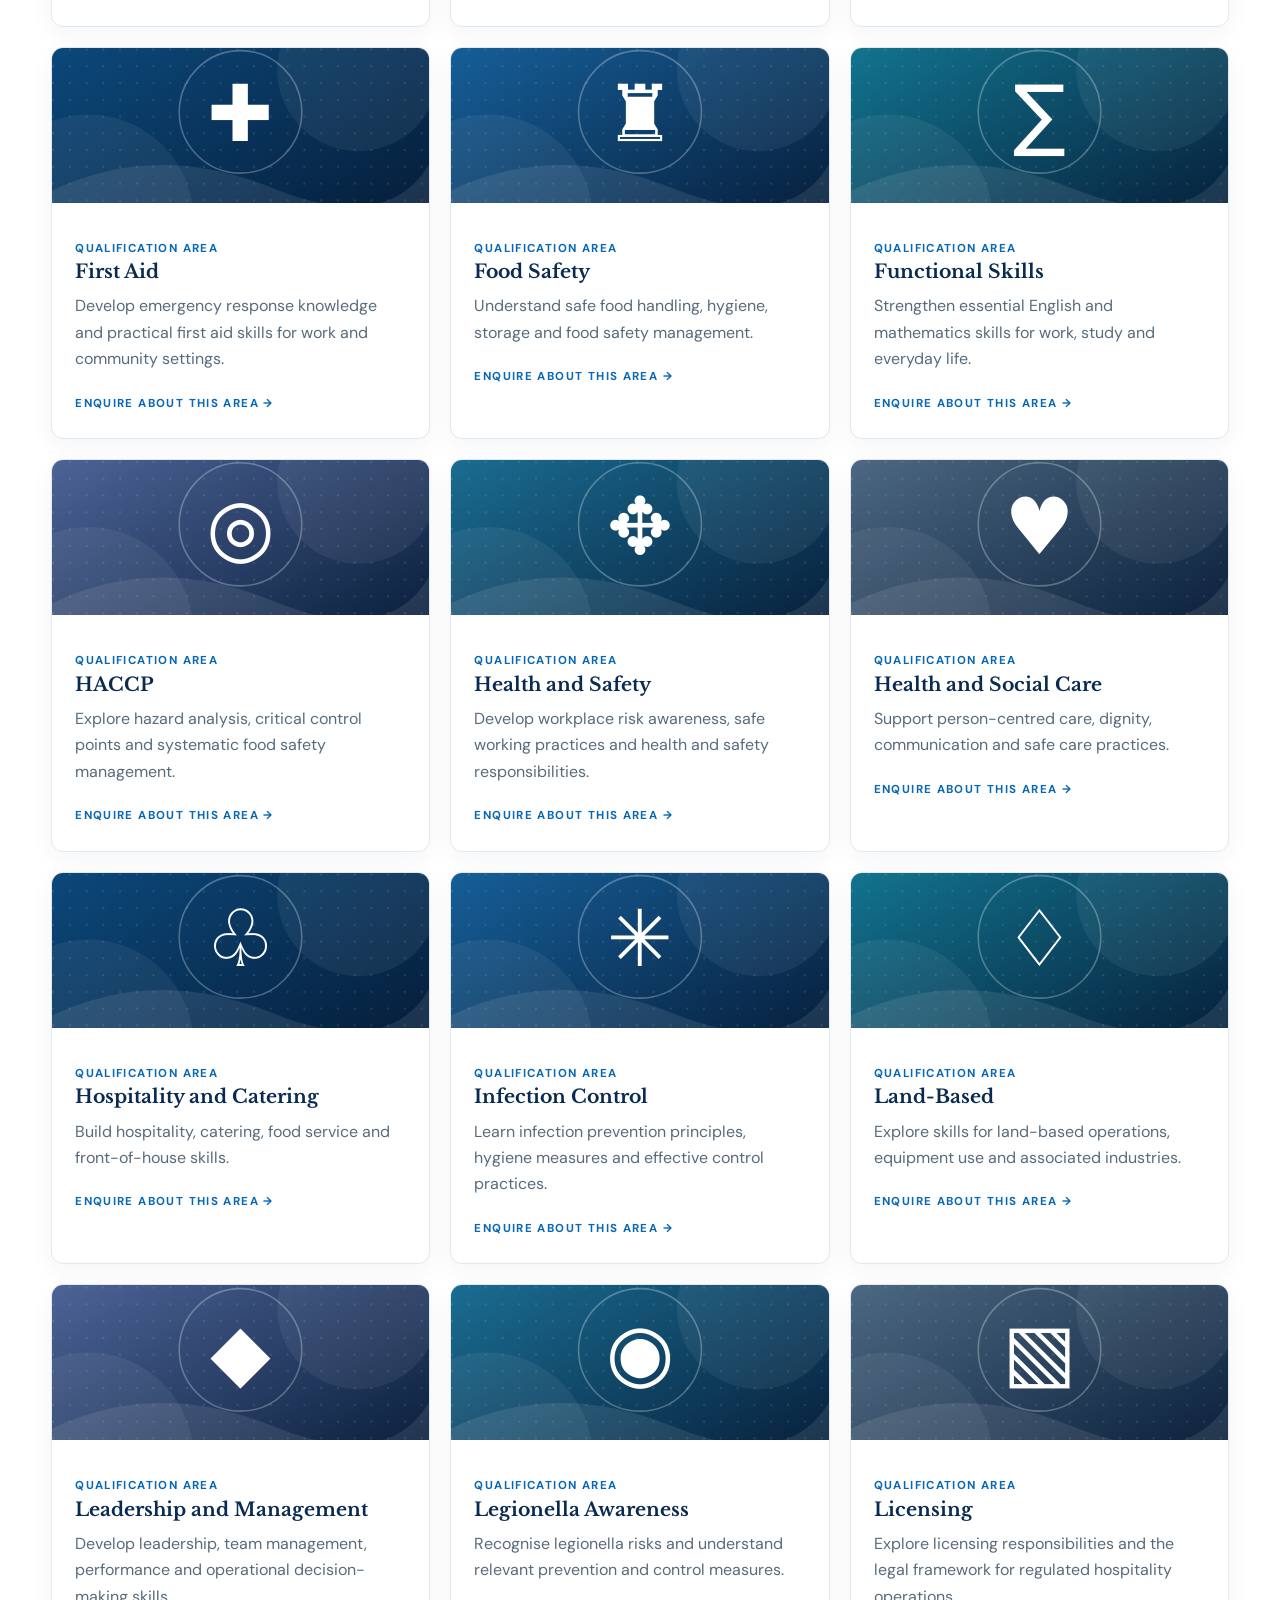
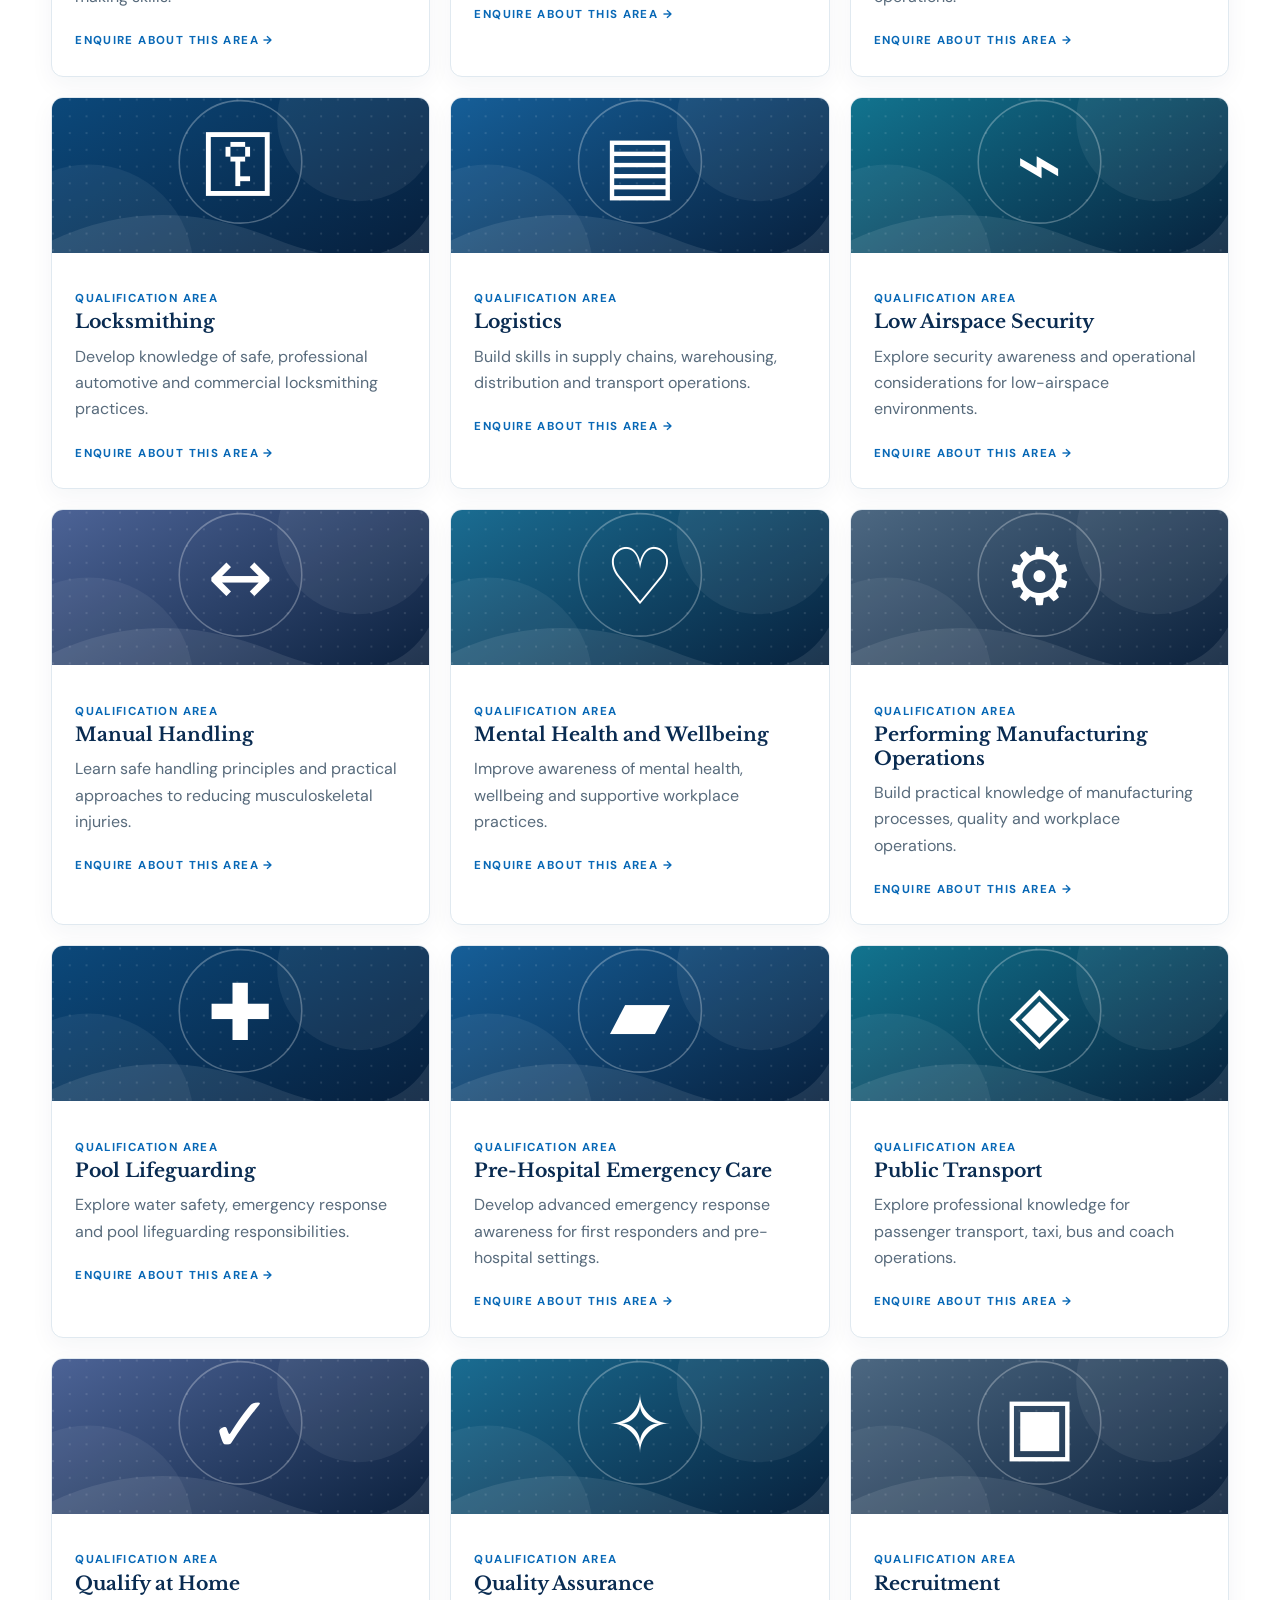
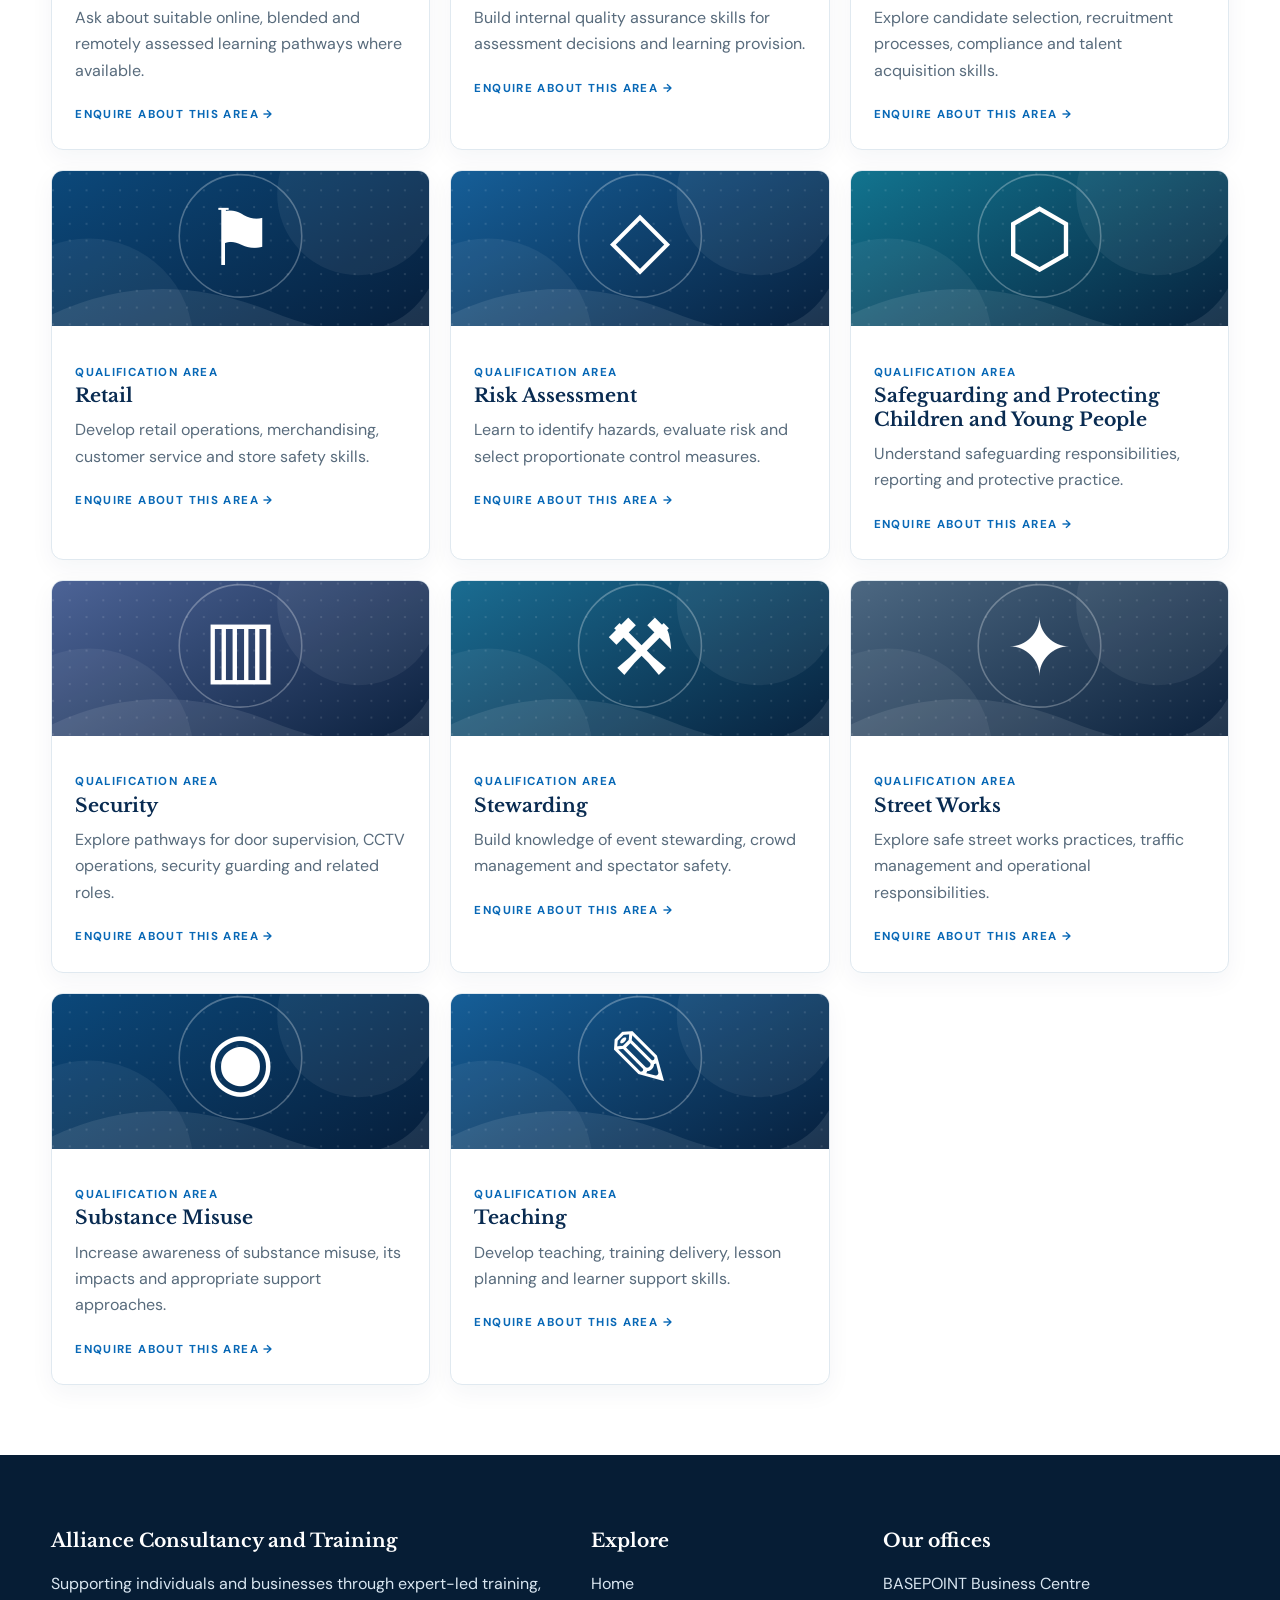
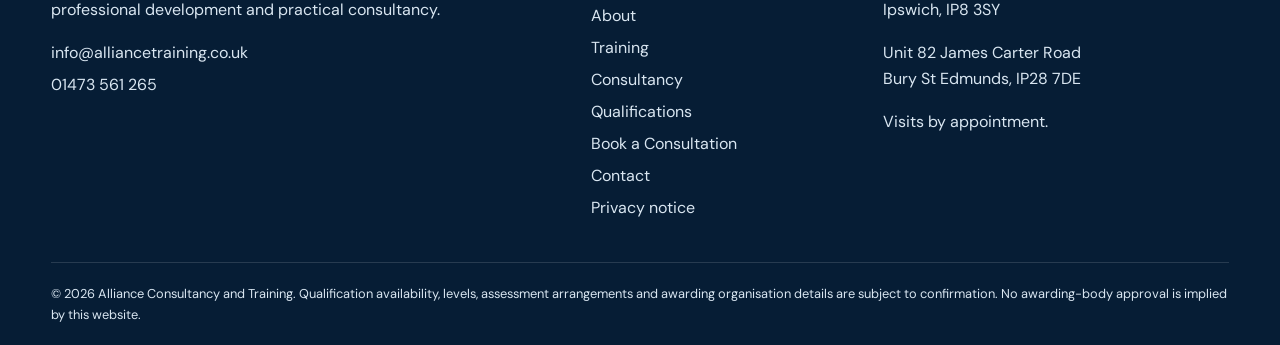
<file: qualifications/index.html>
<!doctype html><html lang="en-GB"><head><meta charset="utf-8"><meta name="viewport" content="width=device-width,initial-scale=1"><title>Qualifications | Alliance Consultancy and Training</title><meta name="description" content="Training, professional qualifications and business consultancy in Suffolk and across the UK."><link rel="icon" href="/favicon.svg" type="image/svg+xml"><link rel="stylesheet" href="/assets/css/site.css"></head><body><div class="top"><div class="container"><a href="tel:+441473561265">☎ 01473 561 265</a><a href="mailto:info@alliancetraining.co.uk">✉ info@alliancetraining.co.uk</a><span>Ipswich · Bury St Edmunds</span></div></div><header class="nav"><div class="container"><a class="brand" href="/"><img src="/assets/images/alliance-logo.jpg" alt="Alliance logo"><span class="brandtext">ALLIANCE<small>CONSULTANCY AND TRAINING</small></span></a><button class="menu" aria-label="Toggle navigation">☰</button><nav class="links"><a href="/">Home</a><a href="/about/">About</a><a href="/training/">Training</a><a href="/consultancy/">Consultancy</a><a href="/qualifications/">Qualifications</a><a href="/book/">Book a Consultation</a><a href="/contact/">Contact</a></nav></div></header><main><section class="pagehero"><div class="container"><span class="eyebrow">Alliance Consultancy and Training</span><h1>Qualification areas</h1><p>Explore our broad training catalogue. Contact us for current course availability, awarding organisations, qualification levels and delivery arrangements.</p></div></section><section class="section"><div class="container"><div class="notice">These are areas of training and qualifications we can discuss or help source. Specific regulated qualifications are offered only where the required centre, delivery and awarding-body approvals are in place. Please enquire to confirm availability.</div><label for="qualSearch"><strong>Search 50 qualification areas</strong></label><input class="searchbar" id="qualSearch" placeholder="Search by sector or subject..." type="search"><div class="qualgrid"><article class="card" data-qual="allergens build confidence in identifying, communicating and managing food allergens in catering and hospitality."><img loading="lazy" src="/assets/images/qualification-01.svg" alt="Allergens themed illustration"><div class="card-body"><span class="tag">Qualification area</span><h3>Allergens</h3><p>Build confidence in identifying, communicating and managing food allergens in catering and hospitality.</p><a class="tag" href="/contact/?subject=Allergens">Enquire about this area →</a></div></article><article class="card" data-qual="assessment develop the knowledge and practical skills needed to assess occupational competence and vocational learning."><img loading="lazy" src="/assets/images/qualification-02.svg" alt="Assessment themed illustration"><div class="card-body"><span class="tag">Qualification area</span><h3>Assessment</h3><p>Develop the knowledge and practical skills needed to assess occupational competence and vocational learning.</p><a class="tag" href="/contact/?subject=Assessment">Enquire about this area →</a></div></article><article class="card" data-qual="auditing and inspection understand inspection processes, audit planning, evidence gathering and reporting across industries."><img loading="lazy" src="/assets/images/qualification-03.svg" alt="Auditing and Inspection themed illustration"><div class="card-body"><span class="tag">Qualification area</span><h3>Auditing and Inspection</h3><p>Understand inspection processes, audit planning, evidence gathering and reporting across industries.</p><a class="tag" href="/contact/?subject=Auditing%20and%20Inspection">Enquire about this area →</a></div></article><article class="card" data-qual="british values explore democracy, the rule of law, individual liberty, mutual respect and tolerance in professional settings."><img loading="lazy" src="/assets/images/qualification-04.svg" alt="British Values themed illustration"><div class="card-body"><span class="tag">Qualification area</span><h3>British Values</h3><p>Explore democracy, the rule of law, individual liberty, mutual respect and tolerance in professional settings.</p><a class="tag" href="/contact/?subject=British%20Values">Enquire about this area →</a></div></article><article class="card" data-qual="business administration develop office administration, organisation, communication and business support skills."><img loading="lazy" src="/assets/images/qualification-05.svg" alt="Business Administration themed illustration"><div class="card-body"><span class="tag">Qualification area</span><h3>Business Administration</h3><p>Develop office administration, organisation, communication and business support skills.</p><a class="tag" href="/contact/?subject=Business%20Administration">Enquire about this area →</a></div></article><article class="card" data-qual="business improvement and lean identify waste, streamline processes and support continuous improvement across organisations."><img loading="lazy" src="/assets/images/qualification-06.svg" alt="Business Improvement and Lean themed illustration"><div class="card-body"><span class="tag">Qualification area</span><h3>Business Improvement and Lean</h3><p>Identify waste, streamline processes and support continuous improvement across organisations.</p><a class="tag" href="/contact/?subject=Business%20Improvement%20and%20Lean">Enquire about this area →</a></div></article><article class="card" data-qual="children and young people&#x27;s workforce develop knowledge and skills for safe, effective support of children and young people."><img loading="lazy" src="/assets/images/qualification-07.svg" alt="Children and Young People&#x27;s Workforce themed illustration"><div class="card-body"><span class="tag">Qualification area</span><h3>Children and Young People&#x27;s Workforce</h3><p>Develop knowledge and skills for safe, effective support of children and young people.</p><a class="tag" href="/contact/?subject=Children%20and%20Young%20People&#x27;s%20Workforce">Enquire about this area →</a></div></article><article class="card" data-qual="cleaning improve professional cleaning methods, hygiene, infection prevention and workplace standards."><img loading="lazy" src="/assets/images/qualification-08.svg" alt="Cleaning themed illustration"><div class="card-body"><span class="tag">Qualification area</span><h3>Cleaning</h3><p>Improve professional cleaning methods, hygiene, infection prevention and workplace standards.</p><a class="tag" href="/contact/?subject=Cleaning">Enquire about this area →</a></div></article><article class="card" data-qual="conflict management recognise conflict, use effective communication and develop strategies for safe resolution."><img loading="lazy" src="/assets/images/qualification-09.svg" alt="Conflict Management themed illustration"><div class="card-body"><span class="tag">Qualification area</span><h3>Conflict Management</h3><p>Recognise conflict, use effective communication and develop strategies for safe resolution.</p><a class="tag" href="/contact/?subject=Conflict%20Management">Enquire about this area →</a></div></article><article class="card" data-qual="construction explore construction skills, site operations, supervision and management learning pathways."><img loading="lazy" src="/assets/images/qualification-10.svg" alt="Construction themed illustration"><div class="card-body"><span class="tag">Qualification area</span><h3>Construction</h3><p>Explore construction skills, site operations, supervision and management learning pathways.</p><a class="tag" href="/contact/?subject=Construction">Enquire about this area →</a></div></article><article class="card" data-qual="coshh understand hazardous substances, exposure controls and safe workplace practices."><img loading="lazy" src="/assets/images/qualification-11.svg" alt="COSHH themed illustration"><div class="card-body"><span class="tag">Qualification area</span><h3>COSHH</h3><p>Understand hazardous substances, exposure controls and safe workplace practices.</p><a class="tag" href="/contact/?subject=COSHH">Enquire about this area →</a></div></article><article class="card" data-qual="customer service develop communication, customer care, service recovery and professional client relationships."><img loading="lazy" src="/assets/images/qualification-12.svg" alt="Customer Service themed illustration"><div class="card-body"><span class="tag">Qualification area</span><h3>Customer Service</h3><p>Develop communication, customer care, service recovery and professional client relationships.</p><a class="tag" href="/contact/?subject=Customer%20Service">Enquire about this area →</a></div></article><article class="card" data-qual="digital skills and ict build practical digital confidence for workplaces, administration and modern technology."><img loading="lazy" src="/assets/images/qualification-13.svg" alt="Digital Skills and ICT themed illustration"><div class="card-body"><span class="tag">Qualification area</span><h3>Digital Skills and ICT</h3><p>Build practical digital confidence for workplaces, administration and modern technology.</p><a class="tag" href="/contact/?subject=Digital%20Skills%20and%20ICT">Enquire about this area →</a></div></article><article class="card" data-qual="early years explore child development, safeguarding and effective practice in early years settings."><img loading="lazy" src="/assets/images/qualification-14.svg" alt="Early Years themed illustration"><div class="card-body"><span class="tag">Qualification area</span><h3>Early Years</h3><p>Explore child development, safeguarding and effective practice in early years settings.</p><a class="tag" href="/contact/?subject=Early%20Years">Enquire about this area →</a></div></article><article class="card" data-qual="employability develop work-readiness, interview skills, professional behaviours and career planning."><img loading="lazy" src="/assets/images/qualification-15.svg" alt="Employability themed illustration"><div class="card-body"><span class="tag">Qualification area</span><h3>Employability</h3><p>Develop work-readiness, interview skills, professional behaviours and career planning.</p><a class="tag" href="/contact/?subject=Employability">Enquire about this area →</a></div></article><article class="card" data-qual="environmental conservation learn approaches to environmental protection, sustainability and responsible resource use."><img loading="lazy" src="/assets/images/qualification-16.svg" alt="Environmental Conservation themed illustration"><div class="card-body"><span class="tag">Qualification area</span><h3>Environmental Conservation</h3><p>Learn approaches to environmental protection, sustainability and responsible resource use.</p><a class="tag" href="/contact/?subject=Environmental%20Conservation">Enquire about this area →</a></div></article><article class="card" data-qual="financial services explore financial operations, professional practice, compliance and service standards."><img loading="lazy" src="/assets/images/qualification-17.svg" alt="Financial Services themed illustration"><div class="card-body"><span class="tag">Qualification area</span><h3>Financial Services</h3><p>Explore financial operations, professional practice, compliance and service standards.</p><a class="tag" href="/contact/?subject=Financial%20Services">Enquire about this area →</a></div></article><article class="card" data-qual="fire safety understand fire hazards, prevention, evacuation and workplace fire safety responsibilities."><img loading="lazy" src="/assets/images/qualification-18.svg" alt="Fire Safety themed illustration"><div class="card-body"><span class="tag">Qualification area</span><h3>Fire Safety</h3><p>Understand fire hazards, prevention, evacuation and workplace fire safety responsibilities.</p><a class="tag" href="/contact/?subject=Fire%20Safety">Enquire about this area →</a></div></article><article class="card" data-qual="first aid develop emergency response knowledge and practical first aid skills for work and community settings."><img loading="lazy" src="/assets/images/qualification-19.svg" alt="First Aid themed illustration"><div class="card-body"><span class="tag">Qualification area</span><h3>First Aid</h3><p>Develop emergency response knowledge and practical first aid skills for work and community settings.</p><a class="tag" href="/contact/?subject=First%20Aid">Enquire about this area →</a></div></article><article class="card" data-qual="food safety understand safe food handling, hygiene, storage and food safety management."><img loading="lazy" src="/assets/images/qualification-20.svg" alt="Food Safety themed illustration"><div class="card-body"><span class="tag">Qualification area</span><h3>Food Safety</h3><p>Understand safe food handling, hygiene, storage and food safety management.</p><a class="tag" href="/contact/?subject=Food%20Safety">Enquire about this area →</a></div></article><article class="card" data-qual="functional skills strengthen essential english and mathematics skills for work, study and everyday life."><img loading="lazy" src="/assets/images/qualification-21.svg" alt="Functional Skills themed illustration"><div class="card-body"><span class="tag">Qualification area</span><h3>Functional Skills</h3><p>Strengthen essential English and mathematics skills for work, study and everyday life.</p><a class="tag" href="/contact/?subject=Functional%20Skills">Enquire about this area →</a></div></article><article class="card" data-qual="haccp explore hazard analysis, critical control points and systematic food safety management."><img loading="lazy" src="/assets/images/qualification-22.svg" alt="HACCP themed illustration"><div class="card-body"><span class="tag">Qualification area</span><h3>HACCP</h3><p>Explore hazard analysis, critical control points and systematic food safety management.</p><a class="tag" href="/contact/?subject=HACCP">Enquire about this area →</a></div></article><article class="card" data-qual="health and safety develop workplace risk awareness, safe working practices and health and safety responsibilities."><img loading="lazy" src="/assets/images/qualification-23.svg" alt="Health and Safety themed illustration"><div class="card-body"><span class="tag">Qualification area</span><h3>Health and Safety</h3><p>Develop workplace risk awareness, safe working practices and health and safety responsibilities.</p><a class="tag" href="/contact/?subject=Health%20and%20Safety">Enquire about this area →</a></div></article><article class="card" data-qual="health and social care support person-centred care, dignity, communication and safe care practices."><img loading="lazy" src="/assets/images/qualification-24.svg" alt="Health and Social Care themed illustration"><div class="card-body"><span class="tag">Qualification area</span><h3>Health and Social Care</h3><p>Support person-centred care, dignity, communication and safe care practices.</p><a class="tag" href="/contact/?subject=Health%20and%20Social%20Care">Enquire about this area →</a></div></article><article class="card" data-qual="hospitality and catering build hospitality, catering, food service and front-of-house skills."><img loading="lazy" src="/assets/images/qualification-25.svg" alt="Hospitality and Catering themed illustration"><div class="card-body"><span class="tag">Qualification area</span><h3>Hospitality and Catering</h3><p>Build hospitality, catering, food service and front-of-house skills.</p><a class="tag" href="/contact/?subject=Hospitality%20and%20Catering">Enquire about this area →</a></div></article><article class="card" data-qual="infection control learn infection prevention principles, hygiene measures and effective control practices."><img loading="lazy" src="/assets/images/qualification-26.svg" alt="Infection Control themed illustration"><div class="card-body"><span class="tag">Qualification area</span><h3>Infection Control</h3><p>Learn infection prevention principles, hygiene measures and effective control practices.</p><a class="tag" href="/contact/?subject=Infection%20Control">Enquire about this area →</a></div></article><article class="card" data-qual="land-based explore skills for land-based operations, equipment use and associated industries."><img loading="lazy" src="/assets/images/qualification-27.svg" alt="Land-Based themed illustration"><div class="card-body"><span class="tag">Qualification area</span><h3>Land-Based</h3><p>Explore skills for land-based operations, equipment use and associated industries.</p><a class="tag" href="/contact/?subject=Land-Based">Enquire about this area →</a></div></article><article class="card" data-qual="leadership and management develop leadership, team management, performance and operational decision-making skills."><img loading="lazy" src="/assets/images/qualification-28.svg" alt="Leadership and Management themed illustration"><div class="card-body"><span class="tag">Qualification area</span><h3>Leadership and Management</h3><p>Develop leadership, team management, performance and operational decision-making skills.</p><a class="tag" href="/contact/?subject=Leadership%20and%20Management">Enquire about this area →</a></div></article><article class="card" data-qual="legionella awareness recognise legionella risks and understand relevant prevention and control measures."><img loading="lazy" src="/assets/images/qualification-29.svg" alt="Legionella Awareness themed illustration"><div class="card-body"><span class="tag">Qualification area</span><h3>Legionella Awareness</h3><p>Recognise legionella risks and understand relevant prevention and control measures.</p><a class="tag" href="/contact/?subject=Legionella%20Awareness">Enquire about this area →</a></div></article><article class="card" data-qual="licensing explore licensing responsibilities and the legal framework for regulated hospitality operations."><img loading="lazy" src="/assets/images/qualification-30.svg" alt="Licensing themed illustration"><div class="card-body"><span class="tag">Qualification area</span><h3>Licensing</h3><p>Explore licensing responsibilities and the legal framework for regulated hospitality operations.</p><a class="tag" href="/contact/?subject=Licensing">Enquire about this area →</a></div></article><article class="card" data-qual="locksmithing develop knowledge of safe, professional automotive and commercial locksmithing practices."><img loading="lazy" src="/assets/images/qualification-31.svg" alt="Locksmithing themed illustration"><div class="card-body"><span class="tag">Qualification area</span><h3>Locksmithing</h3><p>Develop knowledge of safe, professional automotive and commercial locksmithing practices.</p><a class="tag" href="/contact/?subject=Locksmithing">Enquire about this area →</a></div></article><article class="card" data-qual="logistics build skills in supply chains, warehousing, distribution and transport operations."><img loading="lazy" src="/assets/images/qualification-32.svg" alt="Logistics themed illustration"><div class="card-body"><span class="tag">Qualification area</span><h3>Logistics</h3><p>Build skills in supply chains, warehousing, distribution and transport operations.</p><a class="tag" href="/contact/?subject=Logistics">Enquire about this area →</a></div></article><article class="card" data-qual="low airspace security explore security awareness and operational considerations for low-airspace environments."><img loading="lazy" src="/assets/images/qualification-33.svg" alt="Low Airspace Security themed illustration"><div class="card-body"><span class="tag">Qualification area</span><h3>Low Airspace Security</h3><p>Explore security awareness and operational considerations for low-airspace environments.</p><a class="tag" href="/contact/?subject=Low%20Airspace%20Security">Enquire about this area →</a></div></article><article class="card" data-qual="manual handling learn safe handling principles and practical approaches to reducing musculoskeletal injuries."><img loading="lazy" src="/assets/images/qualification-34.svg" alt="Manual Handling themed illustration"><div class="card-body"><span class="tag">Qualification area</span><h3>Manual Handling</h3><p>Learn safe handling principles and practical approaches to reducing musculoskeletal injuries.</p><a class="tag" href="/contact/?subject=Manual%20Handling">Enquire about this area →</a></div></article><article class="card" data-qual="mental health and wellbeing improve awareness of mental health, wellbeing and supportive workplace practices."><img loading="lazy" src="/assets/images/qualification-35.svg" alt="Mental Health and Wellbeing themed illustration"><div class="card-body"><span class="tag">Qualification area</span><h3>Mental Health and Wellbeing</h3><p>Improve awareness of mental health, wellbeing and supportive workplace practices.</p><a class="tag" href="/contact/?subject=Mental%20Health%20and%20Wellbeing">Enquire about this area →</a></div></article><article class="card" data-qual="performing manufacturing operations build practical knowledge of manufacturing processes, quality and workplace operations."><img loading="lazy" src="/assets/images/qualification-36.svg" alt="Performing Manufacturing Operations themed illustration"><div class="card-body"><span class="tag">Qualification area</span><h3>Performing Manufacturing Operations</h3><p>Build practical knowledge of manufacturing processes, quality and workplace operations.</p><a class="tag" href="/contact/?subject=Performing%20Manufacturing%20Operations">Enquire about this area →</a></div></article><article class="card" data-qual="pool lifeguarding explore water safety, emergency response and pool lifeguarding responsibilities."><img loading="lazy" src="/assets/images/qualification-37.svg" alt="Pool Lifeguarding themed illustration"><div class="card-body"><span class="tag">Qualification area</span><h3>Pool Lifeguarding</h3><p>Explore water safety, emergency response and pool lifeguarding responsibilities.</p><a class="tag" href="/contact/?subject=Pool%20Lifeguarding">Enquire about this area →</a></div></article><article class="card" data-qual="pre-hospital emergency care develop advanced emergency response awareness for first responders and pre-hospital settings."><img loading="lazy" src="/assets/images/qualification-38.svg" alt="Pre-Hospital Emergency Care themed illustration"><div class="card-body"><span class="tag">Qualification area</span><h3>Pre-Hospital Emergency Care</h3><p>Develop advanced emergency response awareness for first responders and pre-hospital settings.</p><a class="tag" href="/contact/?subject=Pre-Hospital%20Emergency%20Care">Enquire about this area →</a></div></article><article class="card" data-qual="public transport explore professional knowledge for passenger transport, taxi, bus and coach operations."><img loading="lazy" src="/assets/images/qualification-39.svg" alt="Public Transport themed illustration"><div class="card-body"><span class="tag">Qualification area</span><h3>Public Transport</h3><p>Explore professional knowledge for passenger transport, taxi, bus and coach operations.</p><a class="tag" href="/contact/?subject=Public%20Transport">Enquire about this area →</a></div></article><article class="card" data-qual="qualify at home ask about suitable online, blended and remotely assessed learning pathways where available."><img loading="lazy" src="/assets/images/qualification-40.svg" alt="Qualify at Home themed illustration"><div class="card-body"><span class="tag">Qualification area</span><h3>Qualify at Home</h3><p>Ask about suitable online, blended and remotely assessed learning pathways where available.</p><a class="tag" href="/contact/?subject=Qualify%20at%20Home">Enquire about this area →</a></div></article><article class="card" data-qual="quality assurance build internal quality assurance skills for assessment decisions and learning provision."><img loading="lazy" src="/assets/images/qualification-41.svg" alt="Quality Assurance themed illustration"><div class="card-body"><span class="tag">Qualification area</span><h3>Quality Assurance</h3><p>Build internal quality assurance skills for assessment decisions and learning provision.</p><a class="tag" href="/contact/?subject=Quality%20Assurance">Enquire about this area →</a></div></article><article class="card" data-qual="recruitment explore candidate selection, recruitment processes, compliance and talent acquisition skills."><img loading="lazy" src="/assets/images/qualification-42.svg" alt="Recruitment themed illustration"><div class="card-body"><span class="tag">Qualification area</span><h3>Recruitment</h3><p>Explore candidate selection, recruitment processes, compliance and talent acquisition skills.</p><a class="tag" href="/contact/?subject=Recruitment">Enquire about this area →</a></div></article><article class="card" data-qual="retail develop retail operations, merchandising, customer service and store safety skills."><img loading="lazy" src="/assets/images/qualification-43.svg" alt="Retail themed illustration"><div class="card-body"><span class="tag">Qualification area</span><h3>Retail</h3><p>Develop retail operations, merchandising, customer service and store safety skills.</p><a class="tag" href="/contact/?subject=Retail">Enquire about this area →</a></div></article><article class="card" data-qual="risk assessment learn to identify hazards, evaluate risk and select proportionate control measures."><img loading="lazy" src="/assets/images/qualification-44.svg" alt="Risk Assessment themed illustration"><div class="card-body"><span class="tag">Qualification area</span><h3>Risk Assessment</h3><p>Learn to identify hazards, evaluate risk and select proportionate control measures.</p><a class="tag" href="/contact/?subject=Risk%20Assessment">Enquire about this area →</a></div></article><article class="card" data-qual="safeguarding and protecting children and young people understand safeguarding responsibilities, reporting and protective practice."><img loading="lazy" src="/assets/images/qualification-45.svg" alt="Safeguarding and Protecting Children and Young People themed illustration"><div class="card-body"><span class="tag">Qualification area</span><h3>Safeguarding and Protecting Children and Young People</h3><p>Understand safeguarding responsibilities, reporting and protective practice.</p><a class="tag" href="/contact/?subject=Safeguarding%20and%20Protecting%20Children%20and%20Young%20People">Enquire about this area →</a></div></article><article class="card" data-qual="security explore pathways for door supervision, cctv operations, security guarding and related roles."><img loading="lazy" src="/assets/images/qualification-46.svg" alt="Security themed illustration"><div class="card-body"><span class="tag">Qualification area</span><h3>Security</h3><p>Explore pathways for door supervision, CCTV operations, security guarding and related roles.</p><a class="tag" href="/contact/?subject=Security">Enquire about this area →</a></div></article><article class="card" data-qual="stewarding build knowledge of event stewarding, crowd management and spectator safety."><img loading="lazy" src="/assets/images/qualification-47.svg" alt="Stewarding themed illustration"><div class="card-body"><span class="tag">Qualification area</span><h3>Stewarding</h3><p>Build knowledge of event stewarding, crowd management and spectator safety.</p><a class="tag" href="/contact/?subject=Stewarding">Enquire about this area →</a></div></article><article class="card" data-qual="street works explore safe street works practices, traffic management and operational responsibilities."><img loading="lazy" src="/assets/images/qualification-48.svg" alt="Street Works themed illustration"><div class="card-body"><span class="tag">Qualification area</span><h3>Street Works</h3><p>Explore safe street works practices, traffic management and operational responsibilities.</p><a class="tag" href="/contact/?subject=Street%20Works">Enquire about this area →</a></div></article><article class="card" data-qual="substance misuse increase awareness of substance misuse, its impacts and appropriate support approaches."><img loading="lazy" src="/assets/images/qualification-49.svg" alt="Substance Misuse themed illustration"><div class="card-body"><span class="tag">Qualification area</span><h3>Substance Misuse</h3><p>Increase awareness of substance misuse, its impacts and appropriate support approaches.</p><a class="tag" href="/contact/?subject=Substance%20Misuse">Enquire about this area →</a></div></article><article class="card" data-qual="teaching develop teaching, training delivery, lesson planning and learner support skills."><img loading="lazy" src="/assets/images/qualification-50.svg" alt="Teaching themed illustration"><div class="card-body"><span class="tag">Qualification area</span><h3>Teaching</h3><p>Develop teaching, training delivery, lesson planning and learner support skills.</p><a class="tag" href="/contact/?subject=Teaching">Enquire about this area →</a></div></article></div></div></section></main><footer class="footer"><div class="container"><div class="footgrid"><div><h3>Alliance Consultancy and Training</h3><p>Supporting individuals and businesses through expert-led training, professional development and practical consultancy.</p><a href="mailto:info@alliancetraining.co.uk">info@alliancetraining.co.uk</a><a href="tel:+441473561265">01473 561 265</a></div><div><h3>Explore</h3><a href="/">Home</a><a href="/about/">About</a><a href="/training/">Training</a><a href="/consultancy/">Consultancy</a><a href="/qualifications/">Qualifications</a><a href="/book/">Book a Consultation</a><a href="/contact/">Contact</a><a href="/privacy/">Privacy notice</a></div><div><h3>Our offices</h3><p>BASEPOINT Business Centre<br>Ipswich, IP8 3SY</p><p>Unit 82 James Carter Road<br>Bury St Edmunds, IP28 7DE</p><p>Visits by appointment.</p></div></div><div class="legal">© 2026 Alliance Consultancy and Training. Qualification availability, levels, assessment arrangements and awarding organisation details are subject to confirmation. No awarding-body approval is implied by this website.</div></div></footer><script src="/assets/js/site.js" defer></script></body></html>
</file>
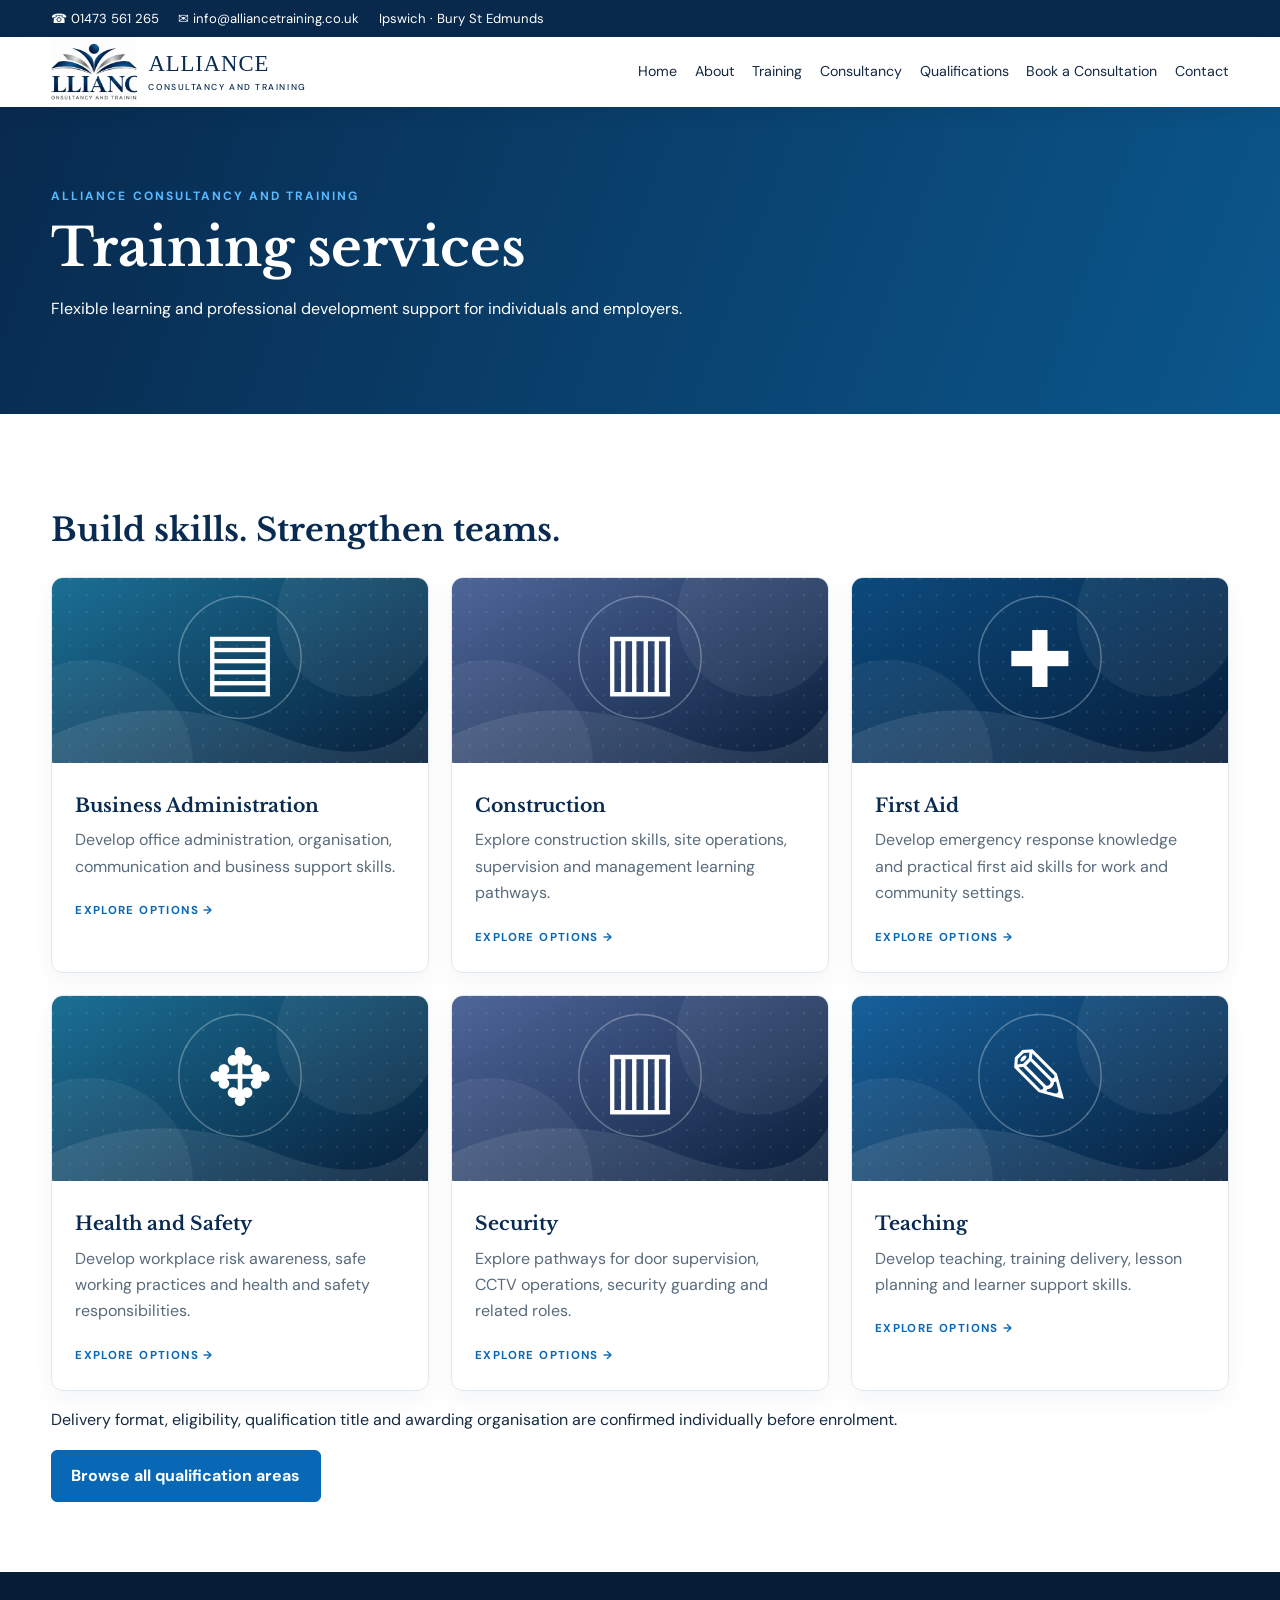
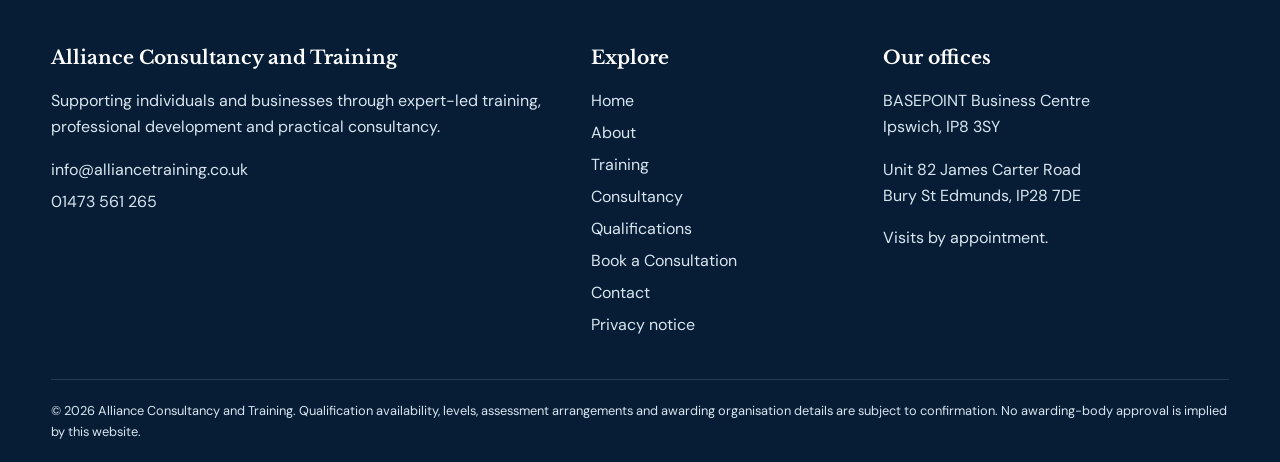
<file: training/index.html>
<!doctype html><html lang="en-GB"><head><meta charset="utf-8"><meta name="viewport" content="width=device-width,initial-scale=1"><title>Training Services | Alliance Consultancy and Training</title><meta name="description" content="Training, professional qualifications and business consultancy in Suffolk and across the UK."><link rel="icon" href="/favicon.svg" type="image/svg+xml"><link rel="stylesheet" href="/assets/css/site.css"></head><body><div class="top"><div class="container"><a href="tel:+441473561265">☎ 01473 561 265</a><a href="mailto:info@alliancetraining.co.uk">✉ info@alliancetraining.co.uk</a><span>Ipswich · Bury St Edmunds</span></div></div><header class="nav"><div class="container"><a class="brand" href="/"><img src="/assets/images/alliance-logo.jpg" alt="Alliance logo"><span class="brandtext">ALLIANCE<small>CONSULTANCY AND TRAINING</small></span></a><button class="menu" aria-label="Toggle navigation">☰</button><nav class="links"><a href="/">Home</a><a href="/about/">About</a><a href="/training/">Training</a><a href="/consultancy/">Consultancy</a><a href="/qualifications/">Qualifications</a><a href="/book/">Book a Consultation</a><a href="/contact/">Contact</a></nav></div></header><main><section class="pagehero"><div class="container"><span class="eyebrow">Alliance Consultancy and Training</span><h1>Training services</h1><p>Flexible learning and professional development support for individuals and employers.</p></div></section><section class="section"><div class="container"><h2>Build skills. Strengthen teams.</h2><div class="grid"><article class="card"><img loading="lazy" src="/assets/images/qualification-05.svg" alt="Illustration for Business Administration"><div class="card-body"><h3>Business Administration</h3><p>Develop office administration, organisation, communication and business support skills.</p><a class="tag" href="/qualifications/">Explore options →</a></div></article><article class="card"><img loading="lazy" src="/assets/images/qualification-10.svg" alt="Illustration for Construction"><div class="card-body"><h3>Construction</h3><p>Explore construction skills, site operations, supervision and management learning pathways.</p><a class="tag" href="/qualifications/">Explore options →</a></div></article><article class="card"><img loading="lazy" src="/assets/images/qualification-19.svg" alt="Illustration for First Aid"><div class="card-body"><h3>First Aid</h3><p>Develop emergency response knowledge and practical first aid skills for work and community settings.</p><a class="tag" href="/qualifications/">Explore options →</a></div></article><article class="card"><img loading="lazy" src="/assets/images/qualification-23.svg" alt="Illustration for Health and Safety"><div class="card-body"><h3>Health and Safety</h3><p>Develop workplace risk awareness, safe working practices and health and safety responsibilities.</p><a class="tag" href="/qualifications/">Explore options →</a></div></article><article class="card"><img loading="lazy" src="/assets/images/qualification-46.svg" alt="Illustration for Security"><div class="card-body"><h3>Security</h3><p>Explore pathways for door supervision, CCTV operations, security guarding and related roles.</p><a class="tag" href="/qualifications/">Explore options →</a></div></article><article class="card"><img loading="lazy" src="/assets/images/qualification-50.svg" alt="Illustration for Teaching"><div class="card-body"><h3>Teaching</h3><p>Develop teaching, training delivery, lesson planning and learner support skills.</p><a class="tag" href="/qualifications/">Explore options →</a></div></article></div><p>Delivery format, eligibility, qualification title and awarding organisation are confirmed individually before enrolment.</p><a class="btn" href="/qualifications/">Browse all qualification areas</a></div></section></main><footer class="footer"><div class="container"><div class="footgrid"><div><h3>Alliance Consultancy and Training</h3><p>Supporting individuals and businesses through expert-led training, professional development and practical consultancy.</p><a href="mailto:info@alliancetraining.co.uk">info@alliancetraining.co.uk</a><a href="tel:+441473561265">01473 561 265</a></div><div><h3>Explore</h3><a href="/">Home</a><a href="/about/">About</a><a href="/training/">Training</a><a href="/consultancy/">Consultancy</a><a href="/qualifications/">Qualifications</a><a href="/book/">Book a Consultation</a><a href="/contact/">Contact</a><a href="/privacy/">Privacy notice</a></div><div><h3>Our offices</h3><p>BASEPOINT Business Centre<br>Ipswich, IP8 3SY</p><p>Unit 82 James Carter Road<br>Bury St Edmunds, IP28 7DE</p><p>Visits by appointment.</p></div></div><div class="legal">© 2026 Alliance Consultancy and Training. Qualification availability, levels, assessment arrangements and awarding organisation details are subject to confirmation. No awarding-body approval is implied by this website.</div></div></footer><script src="/assets/js/site.js" defer></script></body></html>
</file>
<file: assets/css/site.css>
@import url('https://fonts.googleapis.com/css2?family=DM+Sans:wght@400;500;600;700&family=Libre+Baskerville:wght@400;700&display=swap');:root{--navy:#092b51;--blue:#0868b6;--ice:#edf6fc;--ink:#142a43;--muted:#586b7c}*{box-sizing:border-box}body{margin:0;font-family:'DM Sans',Arial,sans-serif;color:var(--ink);line-height:1.65}h1,h2,h3{font-family:'Libre Baskerville',Georgia,serif;line-height:1.25;color:var(--navy)}h1{font-size:clamp(2.3rem,4.1vw,4.5rem)}h2{font-size:clamp(1.7rem,2.5vw,2.8rem)}a{color:inherit;text-decoration:none}button,input,select,textarea{font:inherit}.container{width:min(1180px,92%);margin:auto}.top{background:#08294c;color:#fff;font-size:.82rem;padding:.48rem 0}.top .container{display:flex;gap:1.2rem;flex-wrap:wrap}.nav{position:sticky;top:0;background:#fff;z-index:20;box-shadow:0 3px 18px #1232}.nav .container{display:flex;align-items:center;justify-content:space-between;gap:1.4rem}.brand{display:flex;align-items:center;gap:.7rem}.brand img{width:86px;height:70px;object-fit:cover;object-position:center 30%}.brandtext{line-height:1.1;color:var(--navy);font-family:Georgia,serif;font-size:1.42rem;letter-spacing:.04em}.brandtext small{display:block;font:500 .54rem 'DM Sans',sans-serif;letter-spacing:.18em;margin-top:.35rem}.links{display:flex;gap:1.1rem;align-items:center;font-size:.89rem}.links a:hover{color:var(--blue)}.btn{display:inline-block;background:var(--blue);color:#fff!important;border:1px solid var(--blue);border-radius:6px;padding:.75rem 1.2rem;font-weight:700;cursor:pointer}.btn.outline{background:transparent;border-color:#fff;color:#fff!important}.btn.white{background:#fff;color:var(--navy)!important;border-color:#fff}.menu{display:none}.hero{background:linear-gradient(90deg,#052747 0%,#092f58e8 46%,#092f5830 100%),url('/assets/images/hero-training.jpg') center/cover;min-height:540px;display:flex;align-items:center;color:white}.hero h1,.hero p{color:#fff}.hero p{max-width:580px;font-size:1.12rem}.hero .btn{margin-right:.7rem;margin-top:1rem}.eyebrow{text-transform:uppercase;letter-spacing:.17em;font-size:.75rem;font-weight:700;color:#58b9ff}.section{padding:70px 0}.light{background:#f3f8fc}.grid{display:grid;grid-template-columns:repeat(3,1fr);gap:22px}.card{background:#fff;border:1px solid #e0e9f0;border-radius:12px;overflow:hidden;box-shadow:0 8px 25px #0c35550c}.card img{width:100%;height:185px;object-fit:cover}.card-body{padding:23px}.card h3{margin:0 0 .6rem;font-size:1.18rem}.card p{color:var(--muted);margin:.4rem 0 1rem}.split{display:grid;grid-template-columns:1fr 1fr;gap:50px;align-items:center}.split img{width:100%;border-radius:14px}.features{display:grid;grid-template-columns:repeat(4,1fr);gap:24px;padding:30px 0}.feature strong{display:block;color:var(--navy)}.feature span{color:var(--muted);font-size:.91rem}.banner{background:linear-gradient(110deg,#082a4e,#075c9b);color:#fff;padding:60px 0}.banner h2{color:#fff}.pagehero{background:linear-gradient(110deg,#082a4e,#0b578c);color:white;padding:75px 0}.pagehero h1{color:white;margin:.4rem 0}.pagehero p{max-width:750px}.footer{background:#061d35;color:#d9e6f1;padding:55px 0 20px}.footer h3{color:#fff}.footgrid{display:grid;grid-template-columns:2fr 1fr 1.4fr;gap:45px}.footer a{display:block;margin:.35rem 0}.legal{border-top:1px solid #ffffff22;margin-top:35px;padding-top:20px;font-size:.8rem}.searchbar{width:100%;padding:15px;border:1px solid #c7d6e2;border-radius:8px;margin:16px 0 26px}.qualgrid{display:grid;grid-template-columns:repeat(3,1fr);gap:20px}.qualgrid .card img{height:155px}.tag{font-size:.72rem;text-transform:uppercase;letter-spacing:.12em;color:var(--blue);font-weight:700}.form{background:#fff;border:1px solid #dce7ef;border-radius:12px;padding:28px}.form label{display:block;font-weight:700;margin-top:13px}.form input,.form select,.form textarea{display:block;width:100%;padding:11px;border:1px solid #b9cbd8;border-radius:5px;margin-top:6px}.form textarea{min-height:105px}.calendar{border:1px solid #d8e6ef;padding:18px;border-radius:10px}.calhead{display:flex;align-items:center;justify-content:space-between}.calhead button{border:0;background:#eaf3fa;padding:8px 14px;cursor:pointer}.days{display:grid;grid-template-columns:repeat(7,1fr);gap:5px}.days button{padding:10px 2px;border:1px solid #e3edf4;background:#fff;border-radius:5px;cursor:pointer}.days button:disabled{opacity:.22;cursor:default}.days button.selected{background:var(--blue);color:white}.days .weekday{text-align:center;font-size:.75rem;font-weight:700}.notice{background:#eaf5ff;border-left:4px solid var(--blue);padding:14px;margin:15px 0}.hidden{display:none!important}@media(max-width:900px){.links{display:none;position:absolute;top:100%;left:0;right:0;background:white;flex-direction:column;align-items:stretch;padding:20px;box-shadow:0 10px 20px #0002}.links.open{display:flex}.menu{display:block;background:transparent;border:0;font-size:1.5rem}.grid,.qualgrid{grid-template-columns:repeat(2,1fr)}.split{grid-template-columns:1fr}.features{grid-template-columns:repeat(2,1fr)}}@media(max-width:600px){.grid,.qualgrid,.features,.footgrid{grid-template-columns:1fr}.hero{min-height:500px;background-position:62% center}.top{font-size:.7rem}.brandtext{font-size:1.1rem}.brand img{width:65px;height:60px}}
</file>
